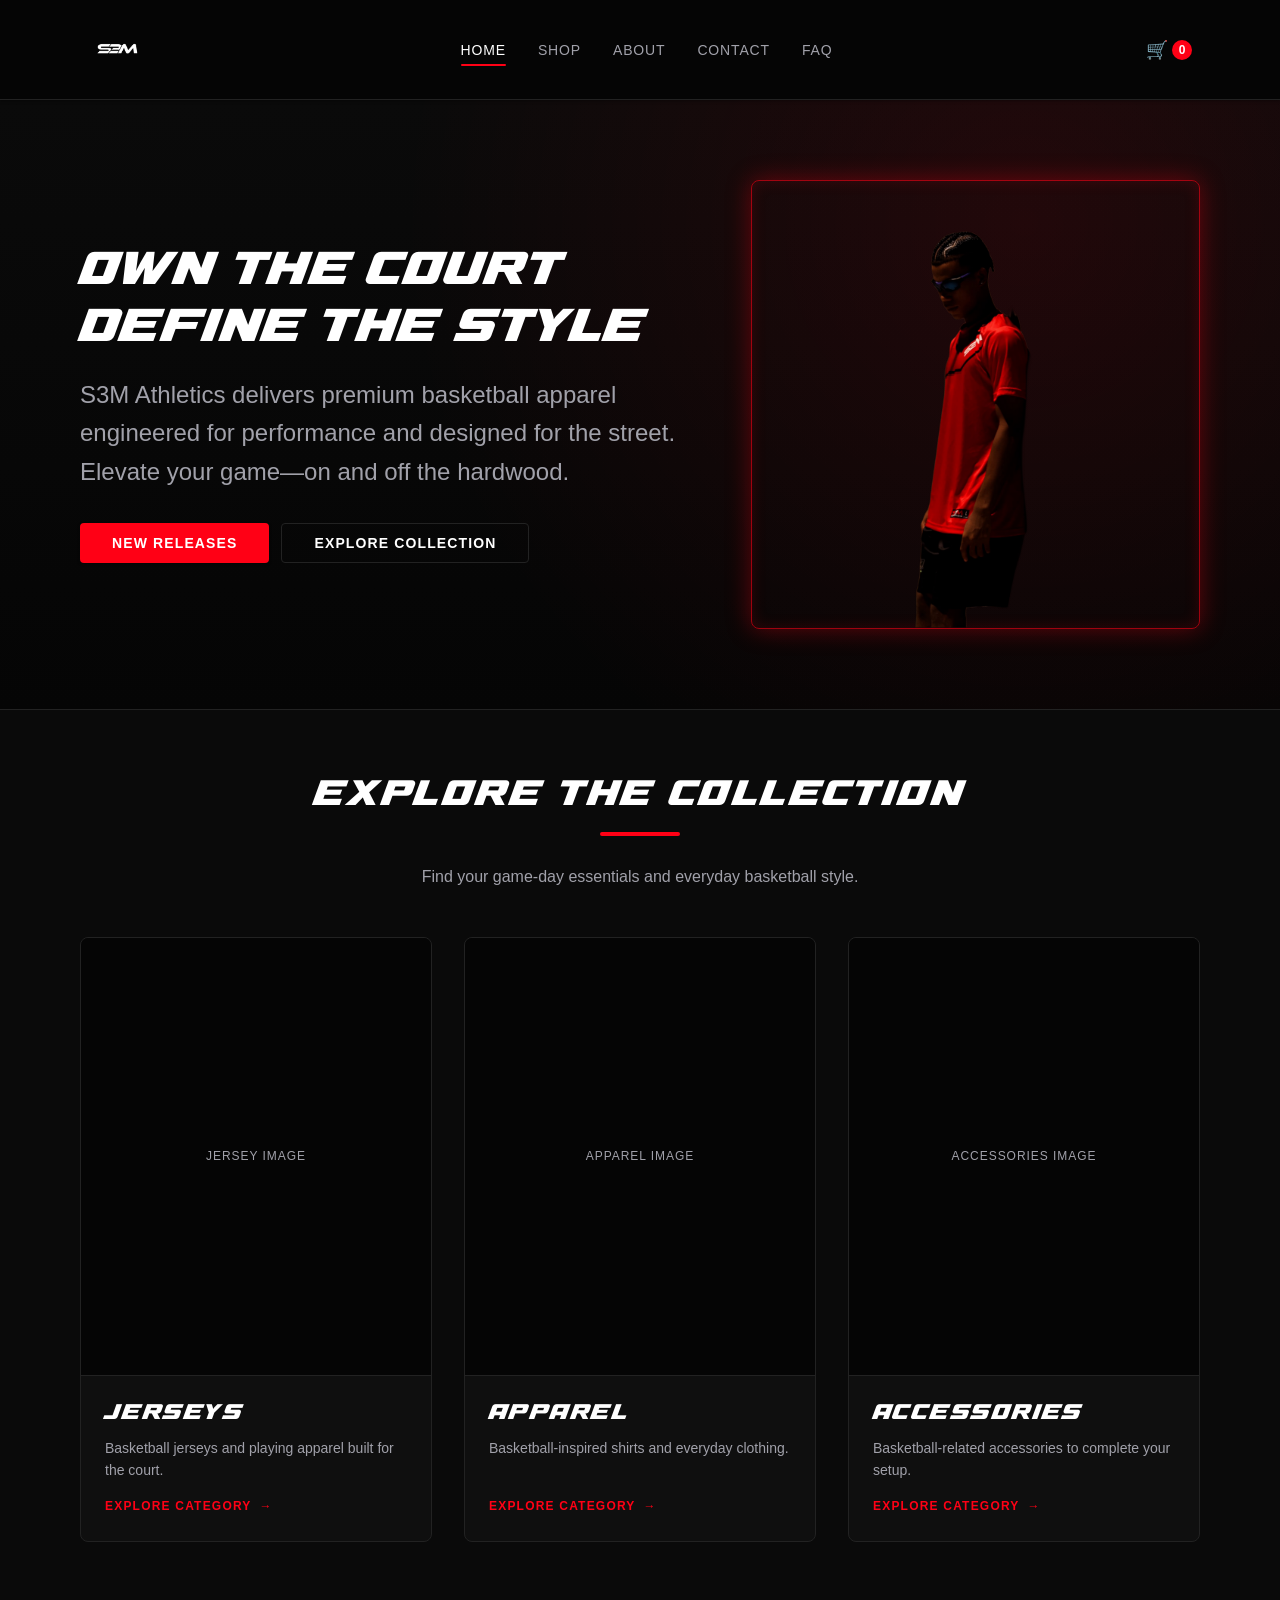
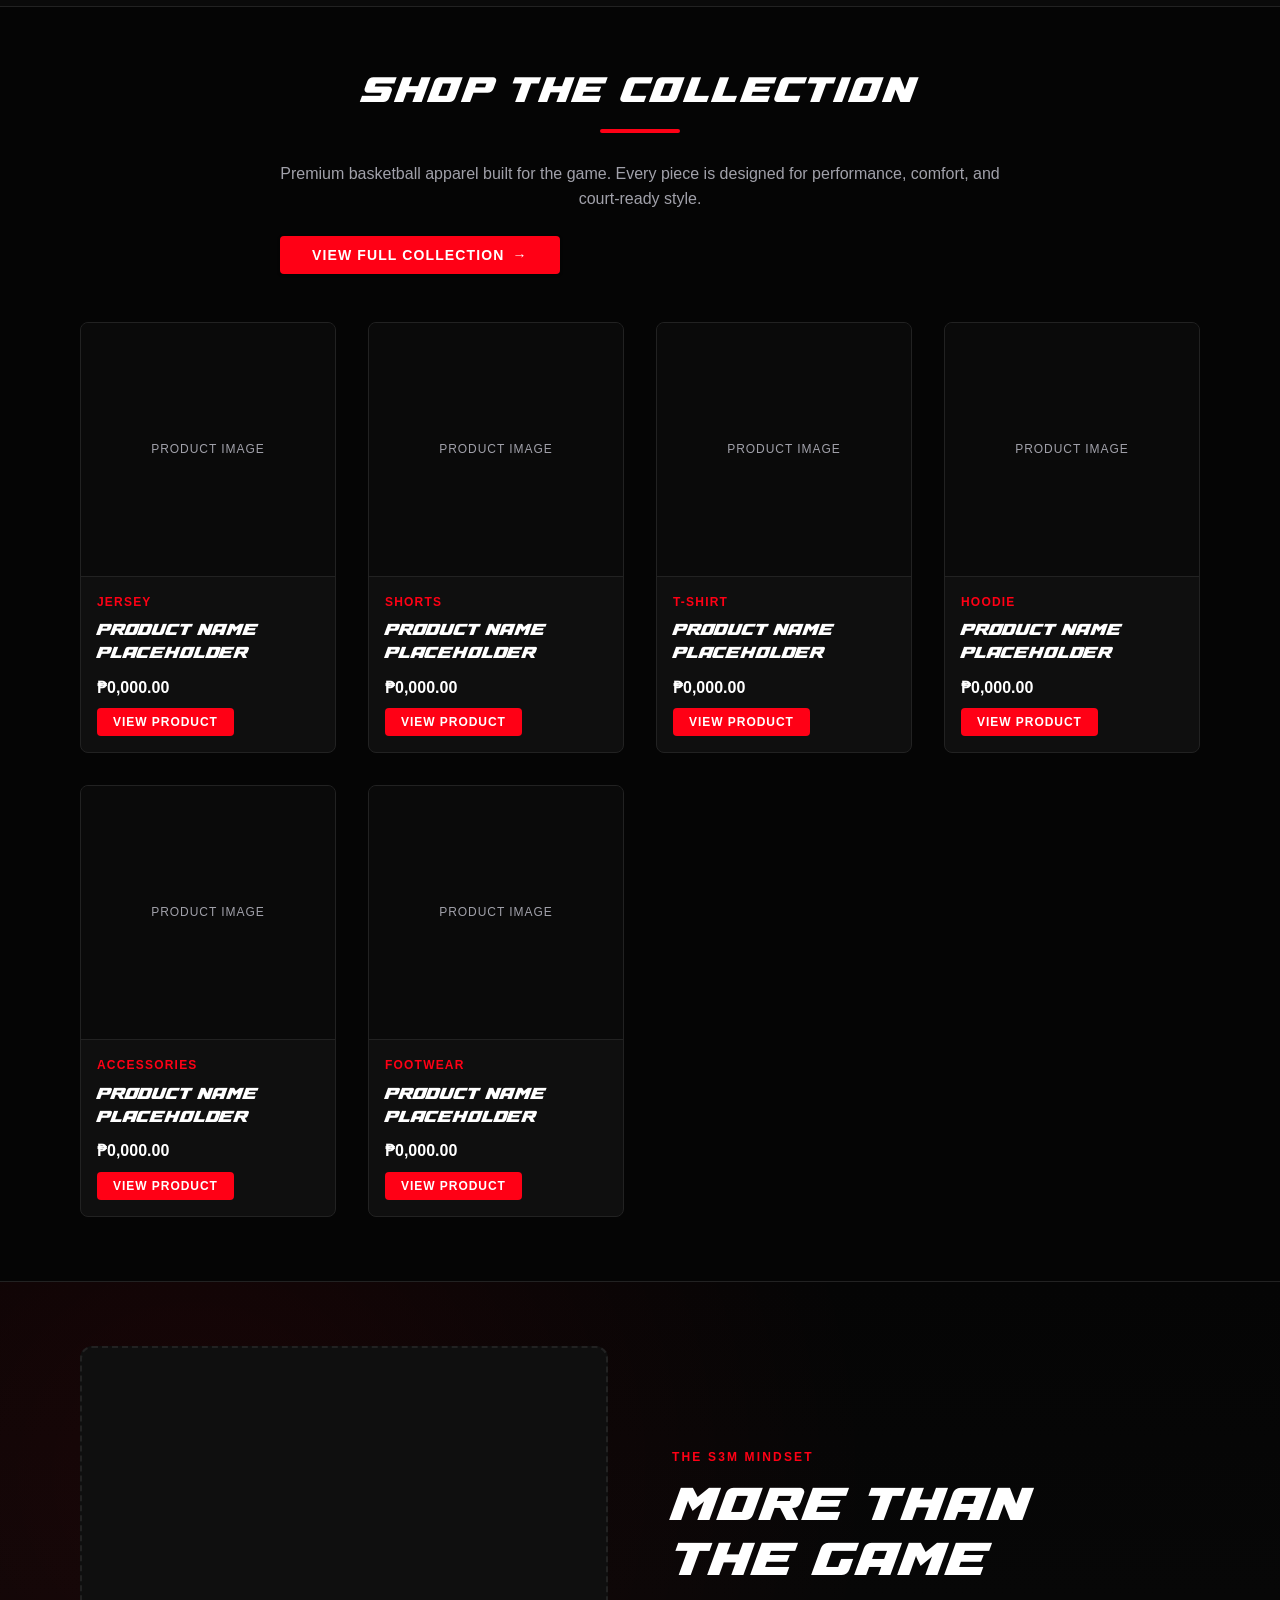
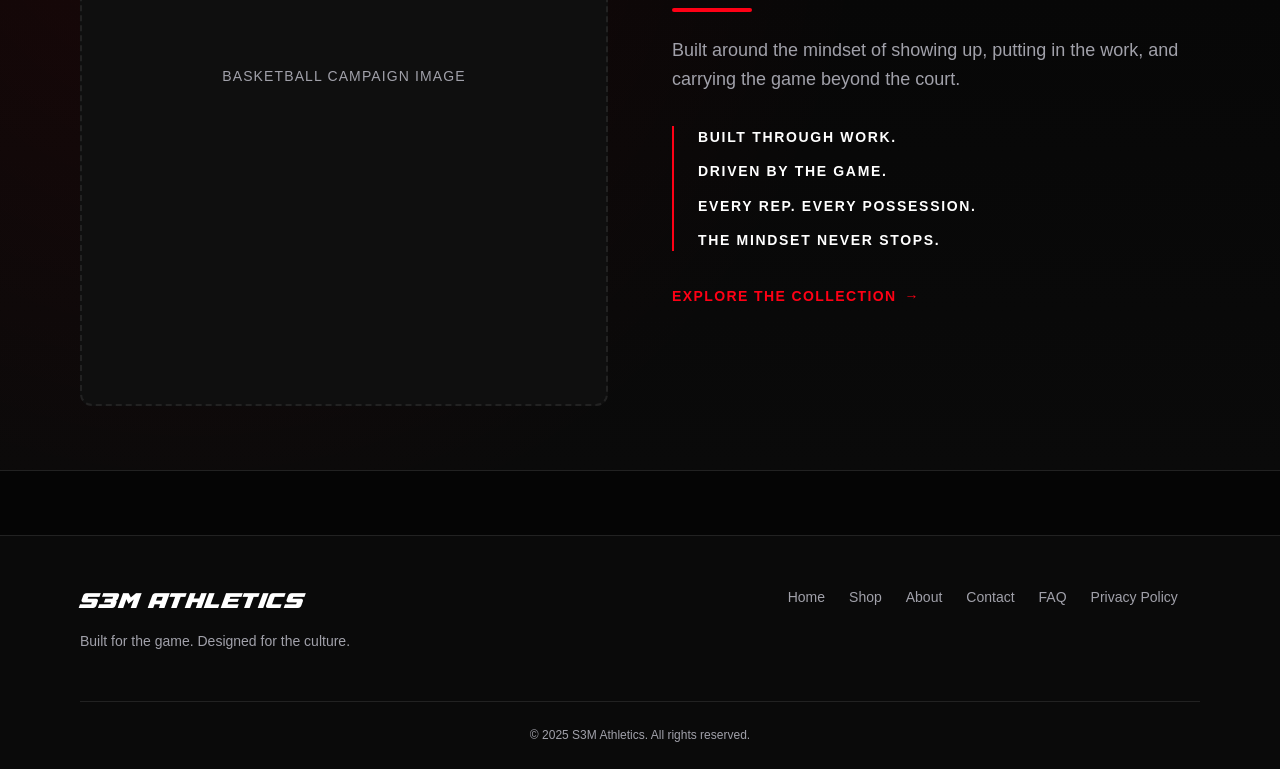
<file: index.html>
<!DOCTYPE html>
<html lang="en">
<head>
  <meta charset="UTF-8">
  <meta name="viewport" content="width=device-width, initial-scale=1.0">
  <meta name="description" content="S3M Athletics — premium basketball apparel. Built for the court and the street.">
  <title>S3M Athletics | Basketball Apparel</title>
  <link rel="stylesheet" href="css/style.css">
  <link rel="icon" type="image/x-icon" href="images/favicon.ico">
  <script src="js/cart-badge.js" defer></script>
</head>
<body>
  <!-- ========== HEADER / NAVIGATION ========== -->
  <header class="site-header">
    <div class="container header-inner">
      <a href="#home" class="brand" aria-label="S3M Athletics home">
        <img src="images/logos3m.jpg" alt="S3M Athletics" class="brand-logo">
      </a>

      <nav class="primary-nav" aria-label="Main navigation">
        <ul class="nav-list">
          <li><a href="#home" class="nav-link active">Home</a></li>
          <li><a href="#shop" class="nav-link">Shop</a></li>
          <li><a href="#about" class="nav-link">About</a></li>
          <li><a href="pages/contact.html#contact" class="nav-link">Contact</a></li>
          <li><a href="pages/faq.html#faq" class="nav-link">FAQ</a></li>
        </ul>
      </nav>

    <a href="pages/cart.html" class="cart-link" aria-label="View Shopping Cart" style="text-decoration: none; color: inherit;">
  <div class="cart-indicator" aria-label="Shopping cart">
    <span class="cart-icon" aria-hidden="true">🛒</span>
    <span class="cart-count">0</span>
  </div>
</a>
  </header>

  <!-- ========== MAIN CONTENT ========== -->
  <main id="home">
    <!-- HERO SECTION -->
    <section class="hero" aria-labelledby="hero-heading">
      <div class="container hero-grid">
        <div class="hero-content">
          <h1 id="hero-heading" class="hero-headline">
            Own the court.<br>Define the style.
          </h1>
          <p class="hero-description">
            S3M Athletics delivers premium basketball apparel engineered for performance and designed for the street. Elevate your game—on and off the hardwood.
          </p>

          <!-- Hero CTAs -->
          <div class="hero-actions">
            <a href="pages/shop.html#products" class="btn btn-primary">New Releases</a>
            <a href="#shop" class="btn btn-ghost">Explore Collection</a>
          </div>
        </div>

        <div class="hero-image-wrapper">
          <img src="images/campaign-hero.png" alt="S3M Athletics Campaign" class="hero-campaign-img">
        </div>
      </div>
    </section>

    <!-- FEATURED CATEGORIES SECTION -->
    <section id="categories" class="categories" aria-labelledby="categories-heading">
      <div class="container">
        <div class="categories-header">
          <h2 id="categories-heading" class="categories-heading">
            EXPLORE THE COLLECTION
            <span class="categories-heading-accent" aria-hidden="true"></span>
          </h2>
          <p class="categories-description">
            Find your game-day essentials and everyday basketball style.
          </p>
        </div>

        <div class="category-grid">
          <article class="category-card">
            <div class="category-image-placeholder" aria-hidden="true"><span>Jersey Image</span></div>
            <div class="category-info">
              <h3 class="category-name">JERSEYS</h3>
              <p class="category-description">Basketball jerseys and playing apparel built for the court.</p>
              <span class="category-link" aria-hidden="true">EXPLORE CATEGORY <span aria-hidden="true">→</span></span>
            </div>
          </article>

          <article class="category-card">
            <div class="category-image-placeholder" aria-hidden="true"><span>Apparel Image</span></div>
            <div class="category-info">
              <h3 class="category-name">APPAREL</h3>
              <p class="category-description">Basketball-inspired shirts and everyday clothing.</p>
              <span class="category-link" aria-hidden="true">EXPLORE CATEGORY <span aria-hidden="true">→</span></span>
            </div>
          </article>

          <article class="category-card">
            <div class="category-image-placeholder" aria-hidden="true"><span>Accessories Image</span></div>
            <div class="category-info">
              <h3 class="category-name">ACCESSORIES</h3>
              <p class="category-description">Basketball-related accessories to complete your setup.</p>
              <span class="category-link" aria-hidden="true">EXPLORE CATEGORY <span aria-hidden="true">→</span></span>
            </div>
          </article>
        </div>
      </div>
    </section>

    <!-- SHOP SECTION -->
    <section id="shop" class="shop" aria-labelledby="shop-heading">
      <div class="container">
        <div class="shop-header">
          <h2 id="shop-heading" class="shop-heading">
            SHOP THE COLLECTION
            <span class="shop-heading-accent" aria-hidden="true"></span>
          </h2>
          <p class="shop-description">
            Premium basketball apparel built for the game. Every piece is designed for performance, comfort, and court-ready style.
          </p>
          <div class="shop-view-all-wrapper">
            <a href="pages/shop.html#products" class="btn btn-primary shop-view-all-btn">
              View Full Collection <span aria-hidden="true">→</span>
            </a>
          </div>
        </div>

 <div class="product-grid">
  
  <article class="product-card">
    <a href="pages/product.html?id=s3m-jersey-01" style="text-decoration: none; color: inherit; display: block; height: 100%;">
      <div class="product-image-placeholder" aria-hidden="true"><span>Product Image</span></div>
      <div class="product-info">
        <span class="product-label">Jersey</span>
        <h3 class="product-name">Product Name Placeholder</h3>
        <p class="product-price">₱0,000.00</p>
        <span class="product-detail-link">View Product</span>
      </div>
    </a>
  </article>

  <article class="product-card">
    <a href="pages/product.html?id=s3m-shorts-01" style="text-decoration: none; color: inherit; display: block; height: 100%;">
      <div class="product-image-placeholder" aria-hidden="true"><span>Product Image</span></div>
      <div class="product-info">
        <span class="product-label">Shorts</span>
        <h3 class="product-name">Product Name Placeholder</h3>
        <p class="product-price">₱0,000.00</p>
        <span class="product-detail-link">View Product</span>
      </div>
    </a>
  </article>

  <article class="product-card">
    <a href="pages/product.html?id=s3m-tshirt-01" style="text-decoration: none; color: inherit; display: block; height: 100%;">
      <div class="product-image-placeholder" aria-hidden="true"><span>Product Image</span></div>
      <div class="product-info">
        <span class="product-label">T-Shirt</span>
        <h3 class="product-name">Product Name Placeholder</h3>
        <p class="product-price">₱0,000.00</p>
        <span class="product-detail-link">View Product</span>
      </div>
    </a>
  </article>

  <article class="product-card">
    <a href="pages/product.html?id=s3m-hoodie-01" style="text-decoration: none; color: inherit; display: block; height: 100%;">
      <div class="product-image-placeholder" aria-hidden="true"><span>Product Image</span></div>
      <div class="product-info">
        <span class="product-label">Hoodie</span>
        <h3 class="product-name">Product Name Placeholder</h3>
        <p class="product-price">₱0,000.00</p>
        <span class="product-detail-link">View Product</span>
      </div>
    </a>
  </article>

  <article class="product-card">
    <a href="pages/product.html?id=s3m-accessory-01" style="text-decoration: none; color: inherit; display: block; height: 100%;">
      <div class="product-image-placeholder" aria-hidden="true"><span>Product Image</span></div>
      <div class="product-info">
        <span class="product-label">Accessories</span>
        <h3 class="product-name">Product Name Placeholder</h3>
        <p class="product-price">₱0,000.00</p>
        <span class="product-detail-link">View Product</span>
      </div>
    </a>
  </article>

  <article class="product-card">
    <a href="pages/product.html?id=s3m-footwear-01" style="text-decoration: none; color: inherit; display: block; height: 100%;">
      <div class="product-image-placeholder" aria-hidden="true"><span>Product Image</span></div>
      <div class="product-info">
        <span class="product-label">Footwear</span>
        <h3 class="product-name">Product Name Placeholder</h3>
        <p class="product-price">₱0,000.00</p>
        <span class="product-detail-link">View Product</span>
      </div>
    </a>
  </article>

</div>
      </div>
    </section>

    <!-- BRAND MINDSET SECTION -->
    <section id="about" class="mindset" aria-labelledby="mindset-heading">
      <div class="container mindset-grid">
        <div class="mindset-image-placeholder" aria-hidden="true">
          <span>Basketball Campaign Image</span>
        </div>

        <div class="mindset-content">
          <span class="mindset-eyebrow">THE S3M MINDSET</span>

          <h2 id="mindset-heading" class="mindset-heading">
            MORE THAN<br>THE GAME.
            <span class="mindset-heading-accent" aria-hidden="true"></span>
          </h2>

          <p class="mindset-description">
            Built around the mindset of showing up, putting in the work, and carrying the game beyond the court.
          </p>

          <ul class="mindset-list">
            <li class="mindset-item">BUILT THROUGH WORK.</li>
            <li class="mindset-item">DRIVEN BY THE GAME.</li>
            <li class="mindset-item">EVERY REP. EVERY POSSESSION.</li>
            <li class="mindset-item">THE MINDSET NEVER STOPS.</li>
          </ul>

          <a href="#shop" class="mindset-link">EXPLORE THE COLLECTION <span aria-hidden="true">→</span></a>
        </div>
      </div>
    </section>
  </main>

  <!-- ========== FOOTER ========== -->
  <footer class="site-footer">
    <div class="container footer-grid">
      <div class="footer-brand">
        <span class="footer-brand-name">S3M Athletics</span>
        <p class="footer-tagline">Built for the game. Designed for the culture.</p>
      </div>

      <nav class="footer-nav" aria-label="Footer navigation">
        <ul class="footer-nav-list">
          <li><a href="#home" class="footer-link">Home</a></li>
          <li><a href="#shop" class="footer-link">Shop</a></li>
          <li><a href="#about" class="footer-link">About</a></li>
          <li><a href="pages/contact.html#contact" class="footer-link">Contact</a></li>
          <li><a href="pages/faq.html#faq" class="footer-link">FAQ</a></li>
          <li><a href="#privacy" class="footer-link">Privacy Policy</a></li>
        </ul>
      </nav>

      <div class="footer-copyright">
        <p>&copy; 2025 S3M Athletics. All rights reserved.</p>
      </div>
    </div>
  </footer>
</body>
</html>
</file>
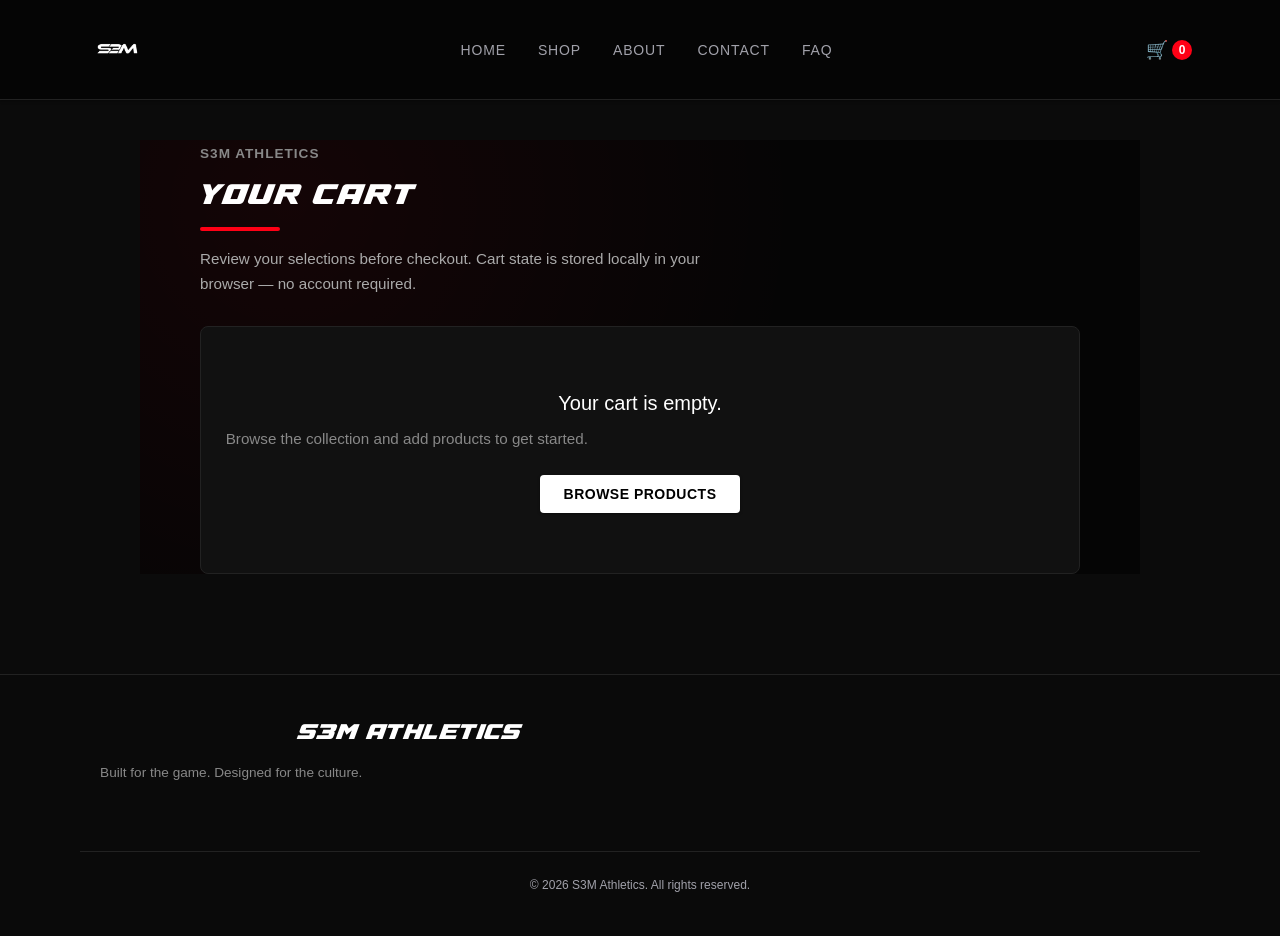
<file: pages/cart.html>
<!DOCTYPE html>
<html lang="en">
<head>
  <meta charset="UTF-8">
  <meta name="viewport" content="width=device-width, initial-scale=1.0">
  <meta name="description" content="S3M Athletics — your cart. Review selections before checkout.">
  <title>Cart | S3M Athletics</title>
  <link rel="stylesheet" href="../css/style.css">
   <link rel="icon" type="image/x-icon" href="../images/favicon.ico">
  <script src="../js/cart-badge.js" defer></script>
  <script src="../js/products.js" defer></script>
</head>
<body class="cart-page" style="background-color: #0b0b0b; color: #f5f5f5;">
  <!-- ========== HEADER / NAVIGATION ========== -->
  <header class="site-header">
    <div class="container header-inner">
      <a href="../index.html#home" class="brand" aria-label="S3M Athletics home">
        <img src="../images/logos3m.jpg" alt="S3M Athletics" class="brand-logo">
      </a>

      <nav class="primary-nav" aria-label="Main navigation">
        <ul class="nav-list">
          <li><a href="../index.html#home" class="nav-link">Home</a></li>
          <li><a href="shop.html#products" class="nav-link">Shop</a></li>
          <li><a href="../index.html#about" class="nav-link">About</a></li>
          <li><a href="contact.html#contact" class="nav-link">Contact</a></li>
          <li><a href="faq.html#faq" class="nav-link">FAQ</a></li>
        </ul>
      </nav>

      <a href="cart.html" class="cart-indicator" aria-label="Shopping cart" style="text-decoration: none; color: inherit;">
        <span class="cart-icon" aria-hidden="true">🛒</span>
        <span class="cart-count" id="cart-count">0</span>
      </a>
    </div>
  </header>

  <!-- ========== MAIN CONTENT ========== -->
  <main>
    <section class="cart-section" aria-labelledby="cart-heading" style="max-width: 1000px; margin: 40px auto; padding: 0 20px;">
      <div class="container">
        <div class="cart-header" style="margin-bottom: 30px;">
          <span class="cart-eyebrow" style="color: #888; font-size: 0.85rem; text-transform: uppercase; letter-spacing: 1px;">S3M ATHLETICS</span>
          <h1 id="cart-heading" class="cart-heading" style="font-size: 2rem; margin-top: 5px; text-transform: uppercase; letter-spacing: 1px;">
            YOUR CART.
            <span class="cart-heading-accent" aria-hidden="true"></span>
          </h1>
          <p class="cart-description" style="color: #aaa; font-size: 0.95rem; margin-top: 8px;">
            Review your selections before checkout. Cart state is stored locally in your browser — no account required.
          </p>
        </div>

        <!-- Empty state (Controlled by JS) -->
        <div class="cart-empty" id="cart-empty" style="display: none; text-align: center; padding: 60px 20px; background: #111; border: 1px solid #222; border-radius: 8px;">
          <p class="cart-empty-title" style="font-size: 1.25rem; font-weight: 500; color: #fff; margin-bottom: 8px;">Your cart is empty.</p>
          <p class="cart-empty-copy" style="color: #888; margin-bottom: 24px; font-size: 0.95rem;">Browse the collection and add products to get started.</p>
          <a href="shop.html#products" class="btn btn-primary" style="display: inline-block; padding: 12px 24px; background: #fff; color: #000; text-decoration: none; font-weight: bold; border-radius: 4px; text-transform: uppercase; letter-spacing: 0.5px;">Browse Products</a>
        </div>

        <!-- Cart contents (Controlled by JS) -->
        <div class="cart-layout" id="cart-layout" style="display: none; display: grid; grid-template-columns: 1.2fr 0.8fr; gap: 40px;">

          <!-- Items list -->
          <div class="cart-items-wrap">
            <h2 class="cart-items-heading" style="font-size: 1.1rem; margin-bottom: 16px; color: #aaa; text-transform: uppercase; letter-spacing: 0.5px;">Items</h2>
            <ul class="cart-items" id="cart-items" style="list-style: none; padding: 0; margin: 0; display: flex; flex-direction: column; gap: 12px;"><!-- populated by JS --></ul>
          </div>

          <!-- Summary panel -->
          <aside class="cart-summary" aria-labelledby="cart-summary-heading" style="background-color: #111; border: 1px solid #222; border-radius: 6px; padding: 24px; height: fit-content;">
            <h2 id="cart-summary-heading" class="cart-summary-heading" style="font-size: 1.1rem; margin-bottom: 16px; border-bottom: 1px solid #222; padding-bottom: 10px; text-transform: uppercase; letter-spacing: 0.5px; color: #aaa;">Order Summary</h2>

            <dl class="cart-summary-list" style="display: flex; flex-direction: column; gap: 12px; margin-bottom: 20px;">
              <div class="cart-summary-row" style="display: flex; justify-content: space-between; font-size: 0.95rem; color: #ccc;">
                <dt>Items</dt>
                <dd id="cart-summary-count" style="margin: 0; font-weight: 500; color: #fff;">0</dd>
              </div>
              <div class="cart-summary-row" style="display: flex; justify-content: space-between; font-size: 0.95rem; color: #ccc;">
                <dt>Subtotal</dt>
                <dd id="cart-summary-subtotal" style="margin: 0; font-weight: 500; color: #fff;">₱0.00</dd>
              </div>
              <div class="cart-summary-row" style="display: flex; justify-content: space-between; font-size: 0.95rem; color: #ccc;">
                <dt>Shipping</dt>
                <dd style="margin: 0; color: #888;">Calculated at checkout</dd>
              </div>
              <div class="cart-summary-row cart-summary-row-total" style="display: flex; justify-content: space-between; font-size: 1.1rem; font-weight: bold; color: #fff; border-top: 1px solid #222; padding-top: 12px; margin-top: 4px;">
                <dt>Total</dt>
                <dd id="cart-total" style="margin: 0;">₱0.00</dd>
              </div>
            </dl>

            <div style="margin-top: 24px; text-align: right; border-top: 1px solid #222; padding-top: 20px;">
              <a href="checkout.html" style="display: block; text-align: center; padding: 14px 28px; background: #fff; color: #000; text-decoration: none; border-radius: 4px; font-weight: bold; text-transform: uppercase; letter-spacing: 1px;">
                Proceed to Checkout
              </a>
            </div>

            <button type="button" class="cart-clear-btn" id="cart-clear" style="width: 100%; margin-top: 12px; padding: 10px; background: transparent; color: #888; border: 1px solid #333; border-radius: 4px; cursor: pointer; font-size: 0.85rem; text-transform: uppercase; letter-spacing: 0.5px;">
              Clear Cart
            </button>
          </aside>
        </div>

      </div>
    </section>
  </main>

  <!-- ========== FOOTER ========== -->
  <footer class="site-footer" style="text-align: center; padding: 40px 0; margin-top: 60px; border-top: 1px solid #222; color: #666; font-size: 0.9rem;">
    <div class="container footer-grid">
      <div class="footer-brand">
        <span class="footer-brand-name" style="color: #fff; font-weight: bold;">S3M Athletics</span>
        <p class="footer-tagline" style="color: #888; font-size: 0.85rem; margin-top: 4px;">Built for the game. Designed for the culture.</p>
      </div>
      <div class="footer-copyright" style="margin-top: 20px;">
        <p>&copy; 2026 S3M Athletics. All rights reserved.</p>
      </div>
    </div>
  </footer>

  <!-- Cart Logic Script -->
  <script>
    document.addEventListener('DOMContentLoaded', () => {
      const cart = JSON.parse(localStorage.getItem('s3m_cart')) || [];
      const cartEmptyEl = document.getElementById('cart-empty');
      const cartLayoutEl = document.getElementById('cart-layout');
      const cartItemsContainer = document.getElementById('cart-items');
      const summaryCount = document.getElementById('cart-summary-count');
      const summarySubtotal = document.getElementById('cart-summary-subtotal');
      const cartTotal = document.getElementById('cart-total');
      const clearBtn = document.getElementById('cart-clear');

      function renderCart() {
        const currentCart = JSON.parse(localStorage.getItem('s3m_cart')) || [];

        if (currentCart.length === 0) {
          cartEmptyEl.style.display = 'block';
          cartLayoutEl.style.display = 'none';
          return;
        }

        cartEmptyEl.style.display = 'none';
        cartLayoutEl.style.display = 'grid';

        let html = '';
        let total = 0;
        let count = 0;

        currentCart.forEach((item, index) => {
          const itemTotal = item.price * item.quantity;
          total += itemTotal;
          count += item.quantity;
          
          html += `
            <li class="cart-item" style="display: flex; justify-content: space-between; align-items: center; background: #121212; border: 1px solid #222; padding: 14px 16px; border-radius: 4px;">
              <div>
                <p style="font-weight: 500; color: #fff; margin: 0;">${item.name}</p>
                <p style="color: #888; font-size: 0.85rem; margin: 4px 0 0 0;">Qty: ${item.quantity} ${item.size ? `| Size: ${item.size}` : ''}</p>
              </div>
              <span style="font-weight: 500; color: #fff;">₱${itemTotal.toLocaleString()}</span>
            </li>
          `;
        });

        cartItemsContainer.innerHTML = html;
        if (summaryCount) summaryCount.textContent = count;
        if (summarySubtotal) summarySubtotal.textContent = `₱${total.toLocaleString()}`;
        if (cartTotal) cartTotal.textContent = `₱${total.toLocaleString()}`;
      }

      // Clear Cart Functionality
      if (clearBtn) {
        clearBtn.addEventListener('click', () => {
          localStorage.removeItem('s3m_cart');
          renderCart();
          // Trigger custom event if cart-badge listener needs update
          window.dispatchEvent(new Event('storage'));
        });
      }

      renderCart();
    });
  </script>
</body>
</html>
</file>
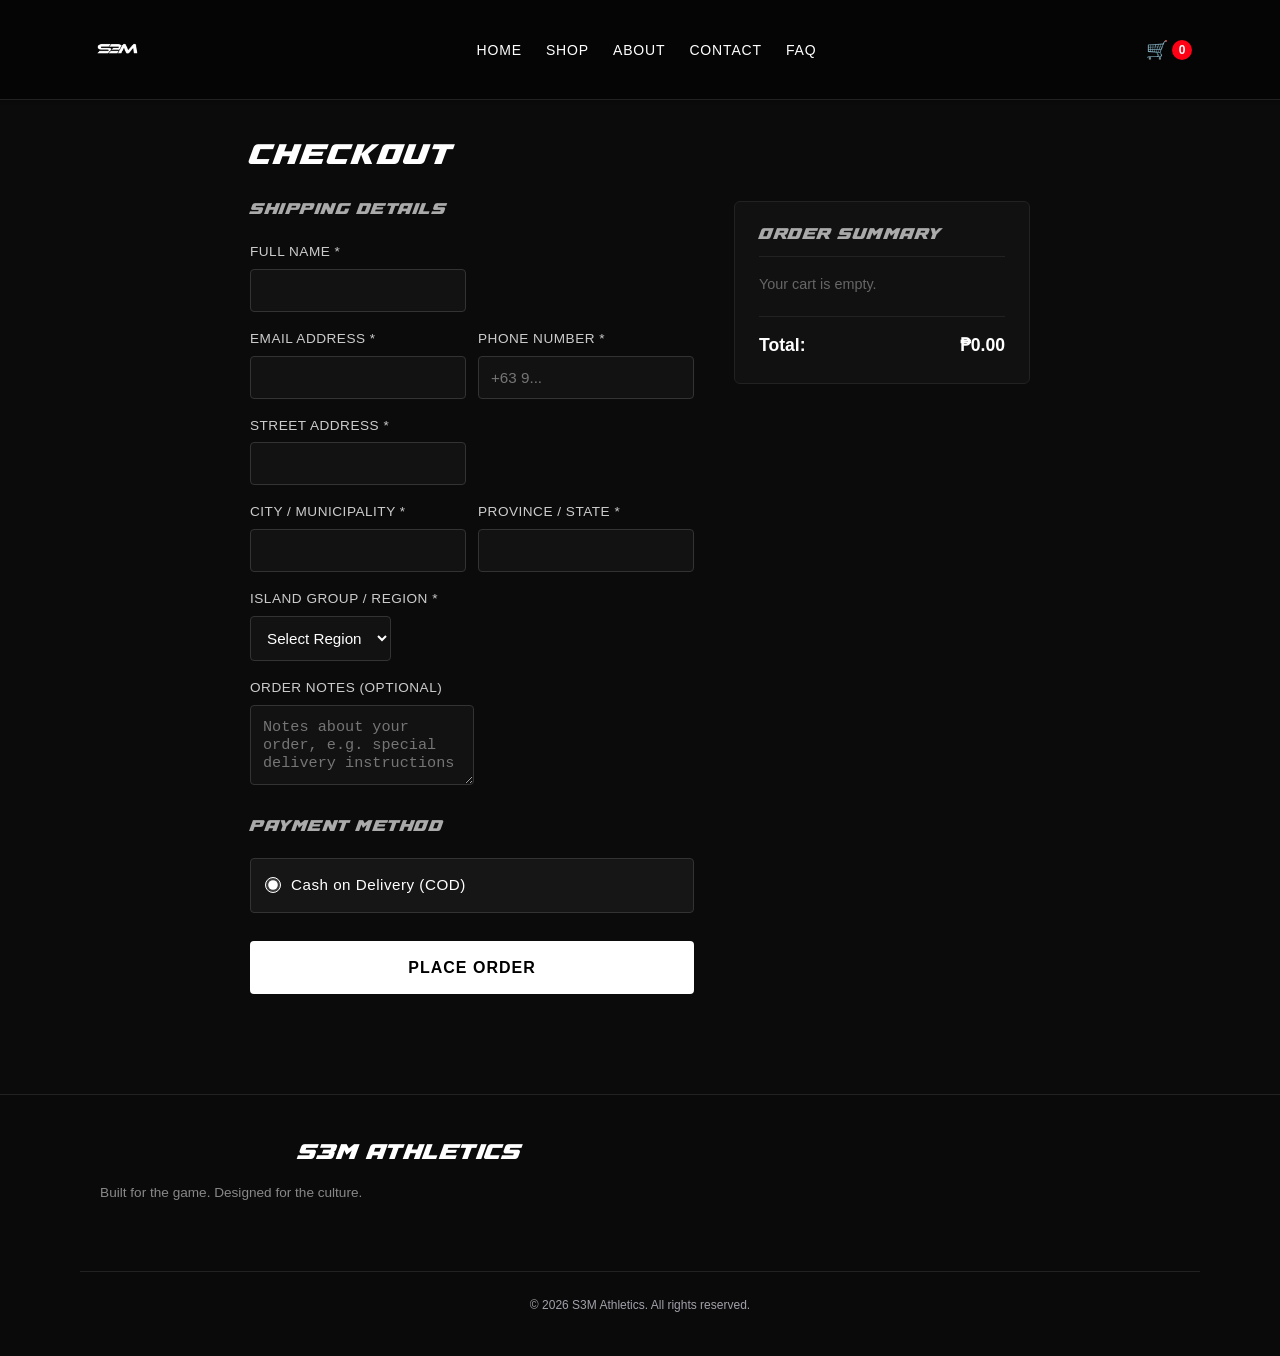
<file: pages/checkout.html>
<!DOCTYPE html>
<html lang="en">
<head>
  <meta charset="UTF-8">
  <meta name="viewport" content="width=device-width, initial-scale=1.0">
  <meta name="description" content="Checkout — S3M Athletics">
  <title>Checkout | S3M Athletics</title>
  <link rel="stylesheet" href="../css/style.css">
   <link rel="icon" type="image/x-icon" href="../images/favicon.ico">
  <script src="../js/cart-badge.js" defer></script>
  <style>
    /* Dark Theme Overrides for Checkout Form & Summary */
    .checkout-main { color: #f5f5f5; }
    .checkout-main input, 
    .checkout-main select, 
    .checkout-main textarea {
      background-color: #121212 !important;
      color: #fff !important;
      border: 1px solid #333 !important;
      border-radius: 4px;
      padding: 12px;
      font-size: 0.95rem;
    }
    .checkout-main input:focus, 
    .checkout-main select:focus, 
    .checkout-main textarea:focus {
      outline: none;
      border-color: #fff !important;
    }
    .checkout-main label {
      color: #ccc;
      font-size: 0.85rem;
      text-transform: uppercase;
      letter-spacing: 0.5px;
    }
    .summary-card {
      background-color: #111 !important;
      border: 1px solid #222 !important;
      border-radius: 6px;
      padding: 24px;
    }
    .payment-box {
      background-color: #161616 !important;
      border: 1px solid #333 !important;
      border-radius: 4px;
      padding: 14px;
      display: flex;
      align-items: center;
      gap: 10px;
    }
    .btn-place-order {
      background: #fff !important;
      color: #000 !important;
      transition: background 0.2s;
    }
    .btn-place-order:hover {
      background: #e0e0e0 !important;
    }
  </style>
</head>
<body style="background-color: #0b0b0b; color: #f5f5f5;">

  <!-- ========== HEADER / NAVIGATION ========== -->
  <header class="site-header">
    <div class="container header-inner">
      <a href="../index.html#home" class="brand" aria-label="S3M Athletics home">
        <img src="../images/logos3m.jpg" alt="S3M Athletics" class="brand-logo">
      </a>

      <nav class="primary-nav" aria-label="Main navigation">
        <ul class="nav-list" style="list-style: none; display: flex; gap: 24px; margin: 0; padding: 0;">
          <li><a href="../index.html#home" class="nav-link" style="color: #fff; text-decoration: none;">Home</a></li>
          <li><a href="shop.html#products" class="nav-link" style="color: #fff; text-decoration: none;">Shop</a></li>
          <li><a href="../index.html#about" class="nav-link" style="color: #fff; text-decoration: none;">About</a></li>
          <li><a href="contact.html#contact" class="nav-link" style="color: #fff; text-decoration: none;">Contact</a></li>
          <li><a href="faq.html#faq" class="nav-link" style="color: #fff; text-decoration: none;">FAQ</a></li>
        </ul>
      </nav>

      <a href="cart.html" class="cart-indicator" aria-label="Shopping cart" style="text-decoration: none; color: inherit;">
        <span class="cart-icon" aria-hidden="true">🛒</span>
        <span class="cart-count" id="cart-count">0</span>
      </a>
    </div>
  </header>

  <!-- Main Checkout Section -->
  <main class="checkout-main" style="max-width: 1000px; margin: 40px auto; padding: 0 20px;">
    <h1 style="font-size: 2rem; margin-bottom: 24px; text-transform: uppercase; letter-spacing: 1px;">Checkout</h1>

    <div class="checkout-grid" style="display: grid; grid-template-columns: 1.2fr 0.8fr; gap: 40px;">
      
      <!-- Checkout Form -->
      <form id="checkout-form" style="display: flex; flex-direction: column; gap: 16px;">
        <h2 style="font-size: 1.1rem; margin-bottom: 4px; color: #aaa; text-transform: uppercase; letter-spacing: 0.5px;">Shipping Details</h2>
        
        <div>
          <label for="fullname" style="display: block; margin-bottom: 6px;">Full Name *</label>
          <input type="text" id="fullname" required>
        </div>

        <div style="display: grid; grid-template-columns: 1fr 1fr; gap: 12px;">
          <div>
            <label for="email" style="display: block; margin-bottom: 6px;">Email Address *</label>
            <input type="email" id="email" required>
          </div>
          <div>
            <label for="phone" style="display: block; margin-bottom: 6px;">Phone Number *</label>
            <input type="tel" id="phone" placeholder="+63 9..." required>
          </div>
        </div>

        <div>
          <label for="address" style="display: block; margin-bottom: 6px;">Street Address *</label>
          <input type="text" id="address" required>
        </div>

        <div style="display: grid; grid-template-columns: 1fr 1fr; gap: 12px;">
          <div>
            <label for="city" style="display: block; margin-bottom: 6px;">City / Municipality *</label>
            <input type="text" id="city" required>
          </div>
          <div>
            <label for="province" style="display: block; margin-bottom: 6px;">Province / State *</label>
            <input type="text" id="province" required>
          </div>
        </div>

        <div>
          <label for="region" style="display: block; margin-bottom: 6px;">Island Group / Region *</label>
          <select id="region" required>
            <option value="" style="background: #121212; color: #888;">Select Region</option>
            <option value="Metro Manila" style="background: #121212; color: #fff;">Metro Manila</option>
            <option value="Luzon" style="background: #121212; color: #fff;">Luzon</option>
            <option value="Visayas" style="background: #121212; color: #fff;">Visayas</option>
            <option value="Mindanao" style="background: #121212; color: #fff;">Mindanao</option>
          </select>
        </div>

        <div>
          <label for="notes" style="display: block; margin-bottom: 6px;">Order Notes (Optional)</label>
          <textarea id="notes" rows="3" placeholder="Notes about your order, e.g. special delivery instructions"></textarea>
        </div>

        <h2 style="font-size: 1.1rem; margin-top: 10px; margin-bottom: 4px; color: #aaa; text-transform: uppercase; letter-spacing: 0.5px;">Payment Method</h2>
        <div class="payment-box">
          <input type="radio" id="cod" name="payment" checked style="accent-color: #fff; width: 16px; height: 16px;">
          <label for="cod" style="font-weight: 500; color: #fff; cursor: pointer; text-transform: none; font-size: 0.95rem;">Cash on Delivery (COD)</label>
        </div>

        <button type="submit" class="btn-place-order" style="margin-top: 12px; padding: 14px; border: none; border-radius: 4px; font-size: 1rem; font-weight: bold; cursor: pointer; text-transform: uppercase; letter-spacing: 1px;">Place Order</button>
      </form>

      <!-- Order Summary Card -->
      <div class="summary-card" style="height: fit-content;">
        <h2 style="font-size: 1.1rem; margin-bottom: 16px; border-bottom: 1px solid #222; padding-bottom: 10px; text-transform: uppercase; letter-spacing: 0.5px; color: #aaa;">Order Summary</h2>
        <div id="checkout-items-list" style="display: flex; flex-direction: column; gap: 14px; margin-bottom: 20px; max-height: 280px; overflow-y: auto;">
          <!-- Dynamically populated via JS -->
        </div>
        <div style="border-top: 1px solid #222; padding-top: 14px; display: flex; justify-content: space-between; font-weight: bold; font-size: 1.1rem; color: #fff;">
          <span>Total:</span>
          <span id="checkout-total">₱0.00</span>
        </div>
      </div>

    </div>
  </main>

  <!-- Success Modal Overlay -->
  <div id="order-success-modal" style="display: none; position: fixed; inset: 0; background: rgba(0,0,0,0.8); align-items: center; justify-content: center; z-index: 1000;">
    <div style="background: #141414; border: 1px solid #333; padding: 40px; border-radius: 8px; max-width: 450px; width: 90%; text-align: center; color: #fff;">
      <h2 style="font-size: 1.75rem; margin-bottom: 12px; text-transform: uppercase; letter-spacing: 1px;">Order Placed!</h2>
      <p style="color: #aaa; margin-bottom: 24px; line-height: 1.5; font-size: 0.95rem;">Thank you, <span id="modal-name" style="color: #fff; font-weight: 500;"></span>! Your Cash on Delivery order for S3M Athletics has been received.</p>
      <button onclick="window.location.href='../index.html'" style="padding: 12px 28px; background: #fff; color: #000; border: none; border-radius: 4px; font-weight: bold; cursor: pointer; text-transform: uppercase; letter-spacing: 0.5px;">Return to Home</button>
    </div>
  </div>

  <!-- Footer -->
  <footer class="site-footer" style="text-align: center; padding: 40px 0; margin-top: 60px; border-top: 1px solid #222; color: #666; font-size: 0.9rem;">
    <div class="container footer-grid">
      <div class="footer-brand">
        <span class="footer-brand-name" style="color: #fff; font-weight: bold;">S3M Athletics</span>
        <p class="footer-tagline" style="color: #888; font-size: 0.85rem; margin-top: 4px;">Built for the game. Designed for the culture.</p>
      </div>
      <div class="footer-copyright" style="margin-top: 20px;">
        <p>&copy; 2026 S3M Athletics. All rights reserved.</p>
      </div>
    </div>
  </footer>

  <!-- Checkout Script -->
  <script>
    document.addEventListener('DOMContentLoaded', () => {
      const cart = JSON.parse(localStorage.getItem('s3m_cart')) || [];
      const itemsContainer = document.getElementById('checkout-items-list');
      const totalElement = document.getElementById('checkout-total');
      const form = document.getElementById('checkout-form');
      const modal = document.getElementById('order-success-modal');
      const modalName = document.getElementById('modal-name');

      if (!cart || cart.length === 0) {
        itemsContainer.innerHTML = '<p style="color: #666; font-size: 0.9rem; margin: 0;">Your cart is empty.</p>';
        totalElement.textContent = '₱0.00';
        return;
      }

      let html = '';
      let total = 0;

      cart.forEach(item => {
        const itemTotal = item.price * item.quantity;
        total += itemTotal;
        html += `
          <div style="display: flex; justify-content: space-between; font-size: 0.9rem; align-items: center; border-bottom: 1px solid #222; padding-bottom: 10px;">
            <div>
              <p style="font-weight: 500; margin: 0; color: #fff;">${item.name}</p>
              <p style="color: #888; font-size: 0.8rem; margin: 0;">Qty: ${item.quantity} ${item.size ? `| Size: ${item.size}` : ''}</p>
            </div>
            <span style="font-weight: 500; color: #fff;">₱${itemTotal.toLocaleString()}</span>
          </div>
        `;
      });

      itemsContainer.innerHTML = html;
      totalElement.textContent = `₱${total.toLocaleString()}`;

      form.addEventListener('submit', (e) => {
        e.preventDefault();
        const fullname = document.getElementById('fullname').value;
        
        localStorage.removeItem('s3m_cart');
        
        modalName.textContent = fullname;
        modal.style.display = 'flex';
      });
    });
  </script>

</body>
</html>
</file>
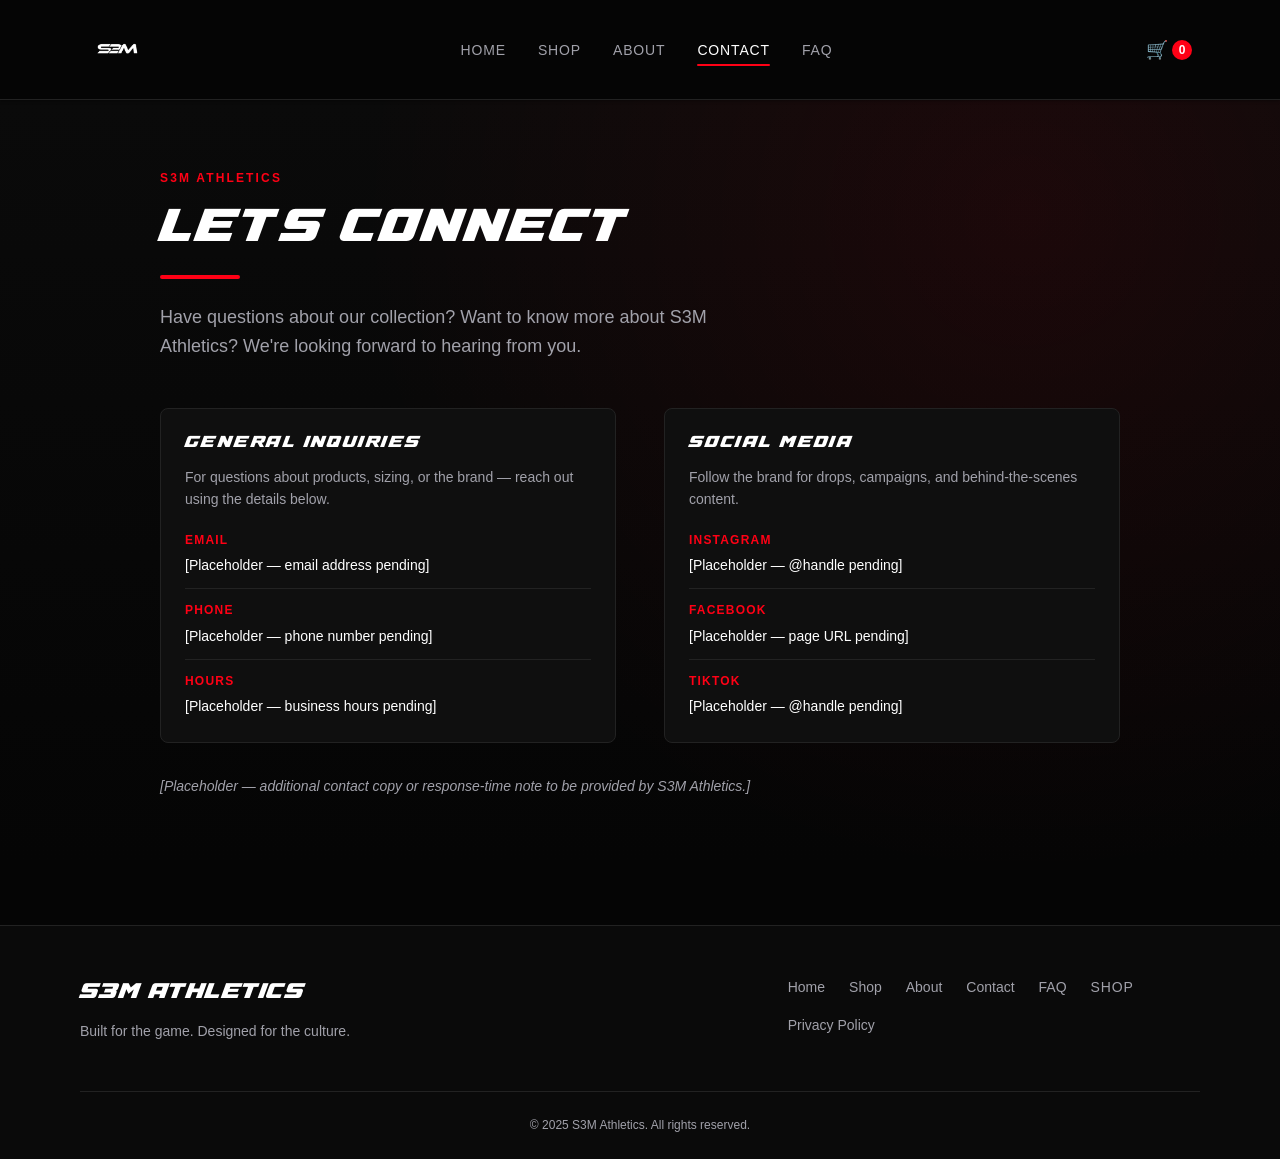
<file: pages/contact.html>
<!DOCTYPE html>
<html lang="en">
<head>
  <meta charset="UTF-8">
  <meta name="viewport" content="width=device-width, initial-scale=1.0">
  <meta name="description" content="Contact S3M Athletics — questions about the collection or the brand. Let's connect.">
  <title>Contact | S3M Athletics</title>
  <link rel="stylesheet" href="../css/style.css">
   <link rel="icon" type="image/x-icon" href="../images/favicon.ico">
  <script src="../js/cart-badge.js" defer></script>
</head>
<body class="contact-page">
  <header class="site-header">
    <div class="container header-inner">
      <a href="../index.html#home" class="brand" aria-label="S3M Athletics home">
        <img src="../images/logos3m.jpg" alt="S3M Athletics" class="brand-logo">
      </a>

      <nav class="primary-nav" aria-label="Main navigation">
        <ul class="nav-list">
          <li><a href="../index.html#home" class="nav-link">Home</a></li>
          <li><a href="../index.html#shop" class="nav-link">Shop</a></li>
          <li><a href="../index.html#about" class="nav-link">About</a></li>
          <li><a href="#contact" class="nav-link active">Contact</a></li>
          <li><a href="faq.html#faq" class="nav-link">FAQ</a></li>
        </ul>
      </nav>

     <a href="cart.html" class="cart-link" aria-label="View Shopping Cart" style="text-decoration: none; color: inherit;">
  <div class="cart-indicator" aria-label="Shopping cart">
    <span class="cart-icon" aria-hidden="true">🛒</span>
    <span class="cart-count">0</span>
  </div>
</a>
  </header>

  <main>
    <section id="contact" class="contact-section" aria-labelledby="contact-heading">
      <div class="container">
        <div class="contact-content">
          <span class="contact-eyebrow">S3M ATHLETICS</span>

          <h1 id="contact-heading" class="contact-heading">
            LET'S CONNECT.
            <span class="contact-heading-accent" aria-hidden="true"></span>
          </h1>

          <p class="contact-description">
            Have questions about our collection? Want to know more about S3M Athletics? We're looking forward to hearing from you.
          </p>

          <div class="contact-grid">
            <article class="contact-card">
              <h2 class="contact-card-title">GENERAL INQUIRIES</h2>
              <p class="contact-card-description">
                For questions about products, sizing, or the brand — reach out using the details below.
              </p>
              <ul class="contact-detail-list">
                <li class="contact-detail-item">
                  <span class="contact-detail-label">Email</span>
                  <span class="contact-detail-value">[Placeholder — email address pending]</span>
                </li>
                <li class="contact-detail-item">
                  <span class="contact-detail-label">Phone</span>
                  <span class="contact-detail-value">[Placeholder — phone number pending]</span>
                </li>
                <li class="contact-detail-item">
                  <span class="contact-detail-label">Hours</span>
                  <span class="contact-detail-value">[Placeholder — business hours pending]</span>
                </li>
              </ul>
            </article>

            <article class="contact-card">
              <h2 class="contact-card-title">SOCIAL MEDIA</h2>
              <p class="contact-card-description">
                Follow the brand for drops, campaigns, and behind-the-scenes content.
              </p>
              <ul class="contact-detail-list">
                <li class="contact-detail-item">
                  <span class="contact-detail-label">Instagram</span>
                  <span class="contact-detail-value">[Placeholder — @handle pending]</span>
                </li>
                <li class="contact-detail-item">
                  <span class="contact-detail-label">Facebook</span>
                  <span class="contact-detail-value">[Placeholder — page URL pending]</span>
                </li>
                <li class="contact-detail-item">
                  <span class="contact-detail-label">TikTok</span>
                  <span class="contact-detail-value">[Placeholder — @handle pending]</span>
                </li>
              </ul>
            </article>
          </div>

          <p class="contact-note">
            [Placeholder — additional contact copy or response-time note to be provided by S3M Athletics.]
          </p>
        </div>
      </div>
    </section>
  </main>

  <footer class="site-footer">
    <div class="container footer-grid">
      <div class="footer-brand">
        <span class="footer-brand-name">S3M Athletics</span>
        <p class="footer-tagline">Built for the game. Designed for the culture.</p>
      </div>

      <nav class="footer-nav" aria-label="Footer navigation">
        <ul class="footer-nav-list">
          <li><a href="../index.html#home" class="footer-link">Home</a></li>
          <li><a href="../index.html#shop" class="footer-link">Shop</a></li>
          <li><a href="../index.html#about" class="footer-link">About</a></li>
          <li><a href="#contact" class="footer-link">Contact</a></li>
          <li><a href="faq.html#faq" class="footer-link">FAQ</a></li>
          <li><a href="shop.html#products" class="nav-link">Shop</a></li>
          <li><a href="#" class="footer-link">Privacy Policy</a></li>
        </ul>
      </nav>

      <div class="footer-copyright">
        <p>&copy; 2025 S3M Athletics. All rights reserved.</p>
      </div>
    </div>
  </footer>
</body>
</html>
</file>
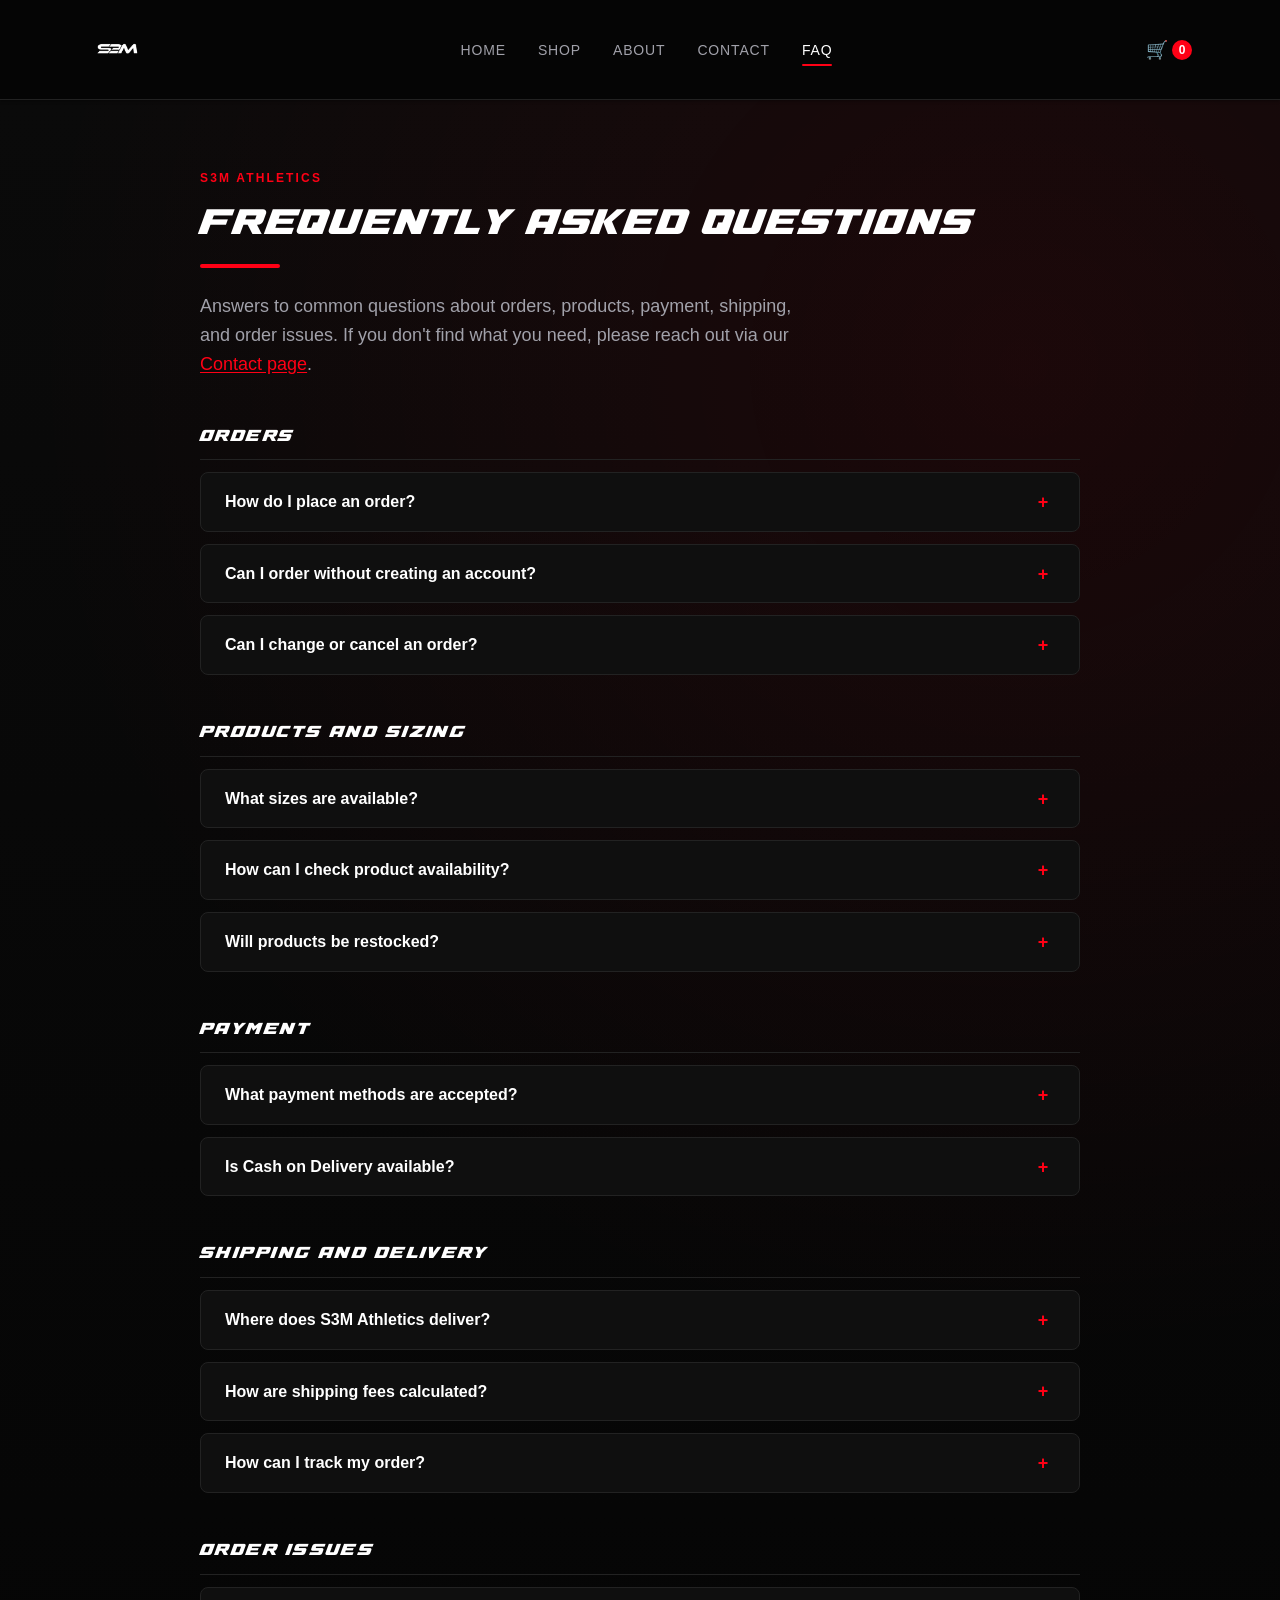
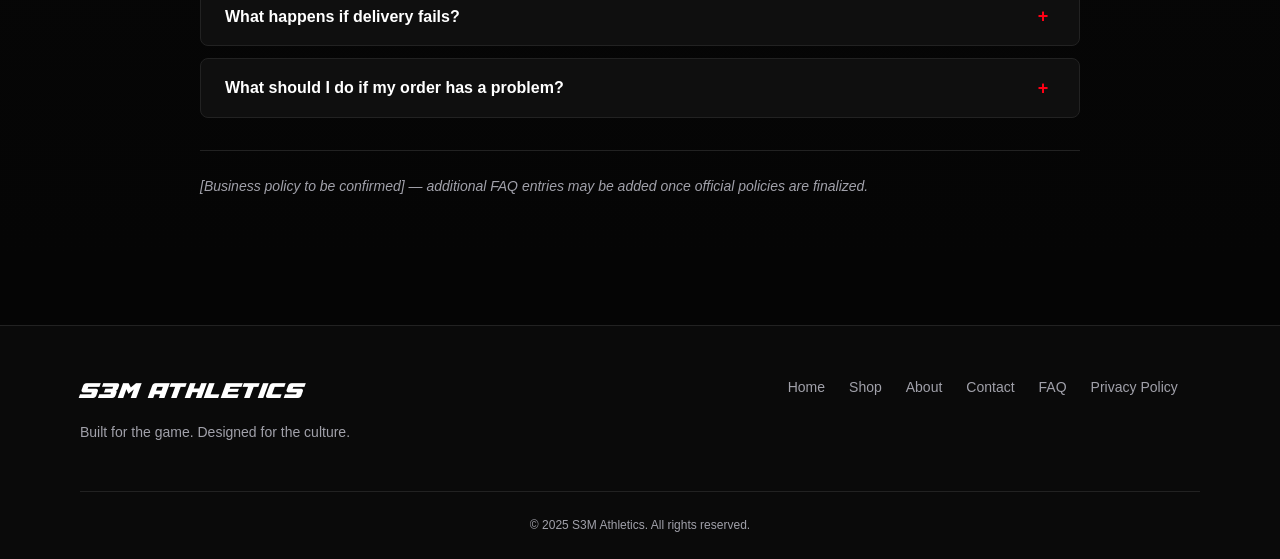
<file: pages/faq.html>
<!DOCTYPE html>
<html lang="en">
<head>
  <meta charset="UTF-8">
  <meta name="viewport" content="width=device-width, initial-scale=1.0">
  <meta name="description" content="S3M Athletics — Frequently Asked Questions. Orders, sizing, payment, shipping, and order issues.">
  <title>FAQ | S3M Athletics</title>
  <link rel="stylesheet" href="../css/style.css">
   <link rel="icon" type="image/x-icon" href="../images/favicon.ico">
  <script src="../js/cart-badge.js" defer></script>
  <script src="../js/faq.js" defer></script>
</head>
<body class="faq-page">
  <!-- ========== HEADER / NAVIGATION ========== -->
  <header class="site-header">
    <div class="container header-inner">
      <a href="../index.html#home" class="brand" aria-label="S3M Athletics home">
        <img src="../images/logos3m.jpg" alt="S3M Athletics" class="brand-logo">
      </a>

      <nav class="primary-nav" aria-label="Main navigation">
        <ul class="nav-list">
          <li><a href="../index.html#home" class="nav-link">Home</a></li>
          <li><a href="../index.html#shop" class="nav-link">Shop</a></li>
          <li><a href="../index.html#about" class="nav-link">About</a></li>
          <li><a href="contact.html#contact" class="nav-link">Contact</a></li>
          <li><a href="#faq" class="nav-link active">FAQ</a></li>
        </ul>
      </nav>

      <a href="cart.html" class="cart-link" aria-label="View Shopping Cart" style="text-decoration: none; color: inherit;">
  <div class="cart-indicator" aria-label="Shopping cart">
    <span class="cart-icon" aria-hidden="true">🛒</span>
    <span class="cart-count">0</span>
  </div>
</a>
  </header>

  <!-- ========== MAIN CONTENT ========== -->
  <main>
    <section id="faq" class="faq-section" aria-labelledby="faq-heading">
      <div class="container">
        <div class="faq-content">
          <span class="faq-eyebrow">S3M ATHLETICS</span>

          <h1 id="faq-heading" class="faq-heading">
            FREQUENTLY ASKED QUESTIONS.
            <span class="faq-heading-accent" aria-hidden="true"></span>
          </h1>

          <p class="faq-description">
            Answers to common questions about orders, products, payment, shipping, and order issues. If you don't find what you need, please reach out via our <a href="contact.html#contact" class="faq-inline-link">Contact page</a>.
          </p>

          <!-- =============== ORDERS =============== -->
          <div class="faq-category">
            <h2 class="faq-category-title">ORDERS</h2>

            <div class="faq-item">
              <button class="faq-question" aria-expanded="false" aria-controls="faq-orders-1">
                <span>How do I place an order?</span>
                <span class="faq-icon" aria-hidden="true">+</span>
              </button>
              <div id="faq-orders-1" class="faq-answer" hidden>
                <p>Browse the <a href="../index.html#shop" class="faq-inline-link">Shop section</a> on the homepage, select the item you want, and proceed to checkout. Guest checkout is supported — you do not need an account to place an order.</p>
                <p>[Business policy to be confirmed] — detailed checkout steps will be provided once the store is live.</p>
              </div>
            </div>

            <div class="faq-item">
              <button class="faq-question" aria-expanded="false" aria-controls="faq-orders-2">
                <span>Can I order without creating an account?</span>
                <span class="faq-icon" aria-hidden="true">+</span>
              </button>
              <div id="faq-orders-2" class="faq-answer" hidden>
                <p>Yes. Guest checkout is supported. You can complete your order without creating an account.</p>
              </div>
            </div>

            <div class="faq-item">
              <button class="faq-question" aria-expanded="false" aria-controls="faq-orders-3">
                <span>Can I change or cancel an order?</span>
                <span class="faq-icon" aria-hidden="true">+</span>
              </button>
              <div id="faq-orders-3" class="faq-answer" hidden>
                <p>[Business policy to be confirmed] — the change/cancellation window and process will be published once finalized.</p>
              </div>
            </div>
          </div>

          <!-- =============== PRODUCTS AND SIZING =============== -->
          <div class="faq-category">
            <h2 class="faq-category-title">PRODUCTS AND SIZING</h2>

            <div class="faq-item">
              <button class="faq-question" aria-expanded="false" aria-controls="faq-products-1">
                <span>What sizes are available?</span>
                <span class="faq-icon" aria-hidden="true">+</span>
              </button>
              <div id="faq-products-1" class="faq-answer" hidden>
                <p>[Business policy to be confirmed] — the size range will be listed on each product page once the catalogue is live.</p>
              </div>
            </div>

            <div class="faq-item">
              <button class="faq-question" aria-expanded="false" aria-controls="faq-products-2">
                <span>How can I check product availability?</span>
                <span class="faq-icon" aria-hidden="true">+</span>
              </button>
              <div id="faq-products-2" class="faq-answer" hidden>
                <p>Product availability will be displayed on each item within the <a href="../index.html#shop" class="faq-inline-link">Shop section</a>. [Business policy to be confirmed] — final inventory display details pending.</p>
              </div>
            </div>

            <div class="faq-item">
              <button class="faq-question" aria-expanded="false" aria-controls="faq-products-3">
                <span>Will products be restocked?</span>
                <span class="faq-icon" aria-hidden="true">+</span>
              </button>
              <div id="faq-products-3" class="faq-answer" hidden>
                <p>[Business policy to be confirmed] — restocking schedules have not been finalized.</p>
              </div>
            </div>
          </div>

          <!-- =============== PAYMENT =============== -->
          <div class="faq-category">
            <h2 class="faq-category-title">PAYMENT</h2>

            <div class="faq-item">
              <button class="faq-question" aria-expanded="false" aria-controls="faq-payment-1">
                <span>What payment methods are accepted?</span>
                <span class="faq-icon" aria-hidden="true">+</span>
              </button>
              <div id="faq-payment-1" class="faq-answer" hidden>
                <p>Cash on Delivery (COD) is the initial payment method. Additional payment methods may be added later — [Business policy to be confirmed].</p>
              </div>
            </div>

            <div class="faq-item">
              <button class="faq-question" aria-expanded="false" aria-controls="faq-payment-2">
                <span>Is Cash on Delivery available?</span>
                <span class="faq-icon" aria-hidden="true">+</span>
              </button>
              <div id="faq-payment-2" class="faq-answer" hidden>
                <p>Yes. Cash on Delivery is the initial payment method for S3M Athletics orders.</p>
              </div>
            </div>
          </div>

          <!-- =============== SHIPPING AND DELIVERY =============== -->
          <div class="faq-category">
            <h2 class="faq-category-title">SHIPPING AND DELIVERY</h2>

            <div class="faq-item">
              <button class="faq-question" aria-expanded="false" aria-controls="faq-shipping-1">
                <span>Where does S3M Athletics deliver?</span>
                <span class="faq-icon" aria-hidden="true">+</span>
              </button>
              <div id="faq-shipping-1" class="faq-answer" hidden>
                <p>Shipping is organized by delivery zone: Metro Manila, Luzon, Visayas, and Mindanao.</p>
              </div>
            </div>

            <div class="faq-item">
              <button class="faq-question" aria-expanded="false" aria-controls="faq-shipping-2">
                <span>How are shipping fees calculated?</span>
                <span class="faq-icon" aria-hidden="true">+</span>
              </button>
              <div id="faq-shipping-2" class="faq-answer" hidden>
                <p>Shipping fees are organized by delivery zone: Metro Manila, Luzon, Visayas, and Mindanao. Exact rates per zone — [Business policy to be confirmed].</p>
              </div>
            </div>

            <div class="faq-item">
              <button class="faq-question" aria-expanded="false" aria-controls="faq-shipping-3">
                <span>How can I track my order?</span>
                <span class="faq-icon" aria-hidden="true">+</span>
              </button>
              <div id="faq-shipping-3" class="faq-answer" hidden>
                <p>Orders can be tracked through the planned guest order-tracking system. [Business policy to be confirmed] — the tracking interface is not yet live.</p>
              </div>
            </div>
          </div>

          <!-- =============== ORDER ISSUES =============== -->
          <div class="faq-category">
            <h2 class="faq-category-title">ORDER ISSUES</h2>

            <div class="faq-item">
              <button class="faq-question" aria-expanded="false" aria-controls="faq-issues-1">
                <span>What happens if delivery fails?</span>
                <span class="faq-icon" aria-hidden="true">+</span>
              </button>
              <div id="faq-issues-1" class="faq-answer" hidden>
                <p>[Business policy to be confirmed] — failed-delivery handling will be published once finalized.</p>
              </div>
            </div>

            <div class="faq-item">
              <button class="faq-question" aria-expanded="false" aria-controls="faq-issues-2">
                <span>What should I do if my order has a problem?</span>
                <span class="faq-icon" aria-hidden="true">+</span>
              </button>
              <div id="faq-issues-2" class="faq-answer" hidden>
                <p>Please reach out via our <a href="contact.html#contact" class="faq-inline-link">Contact page</a>. [Business policy to be confirmed] — the formal issue-resolution process will be published once finalized.</p>
              </div>
            </div>
          </div>

          <p class="faq-note">
            [Business policy to be confirmed] — additional FAQ entries may be added once official policies are finalized.
          </p>
        </div>
      </div>
    </section>
  </main>

  <!-- ========== FOOTER ========== -->
  <footer class="site-footer">
    <div class="container footer-grid">
      <div class="footer-brand">
        <span class="footer-brand-name">S3M Athletics</span>
        <p class="footer-tagline">Built for the game. Designed for the culture.</p>
      </div>

      <nav class="footer-nav" aria-label="Footer navigation">
        <ul class="footer-nav-list">
          <li><a href="../index.html#home" class="footer-link">Home</a></li>
          <li><a href="../index.html#shop" class="footer-link">Shop</a></li>
          <li><a href="../index.html#about" class="footer-link">About</a></li>
          <li><a href="contact.html#contact" class="footer-link">Contact</a></li>
          <li><a href="#faq" class="footer-link">FAQ</a></li>
          <li><a href="#" class="footer-link">Privacy Policy</a></li>
        </ul>
      </nav>

      <div class="footer-copyright">
        <p>&copy; 2025 S3M Athletics. All rights reserved.</p>
      </div>
    </div>
  </footer>
</body>
</html>
</file>
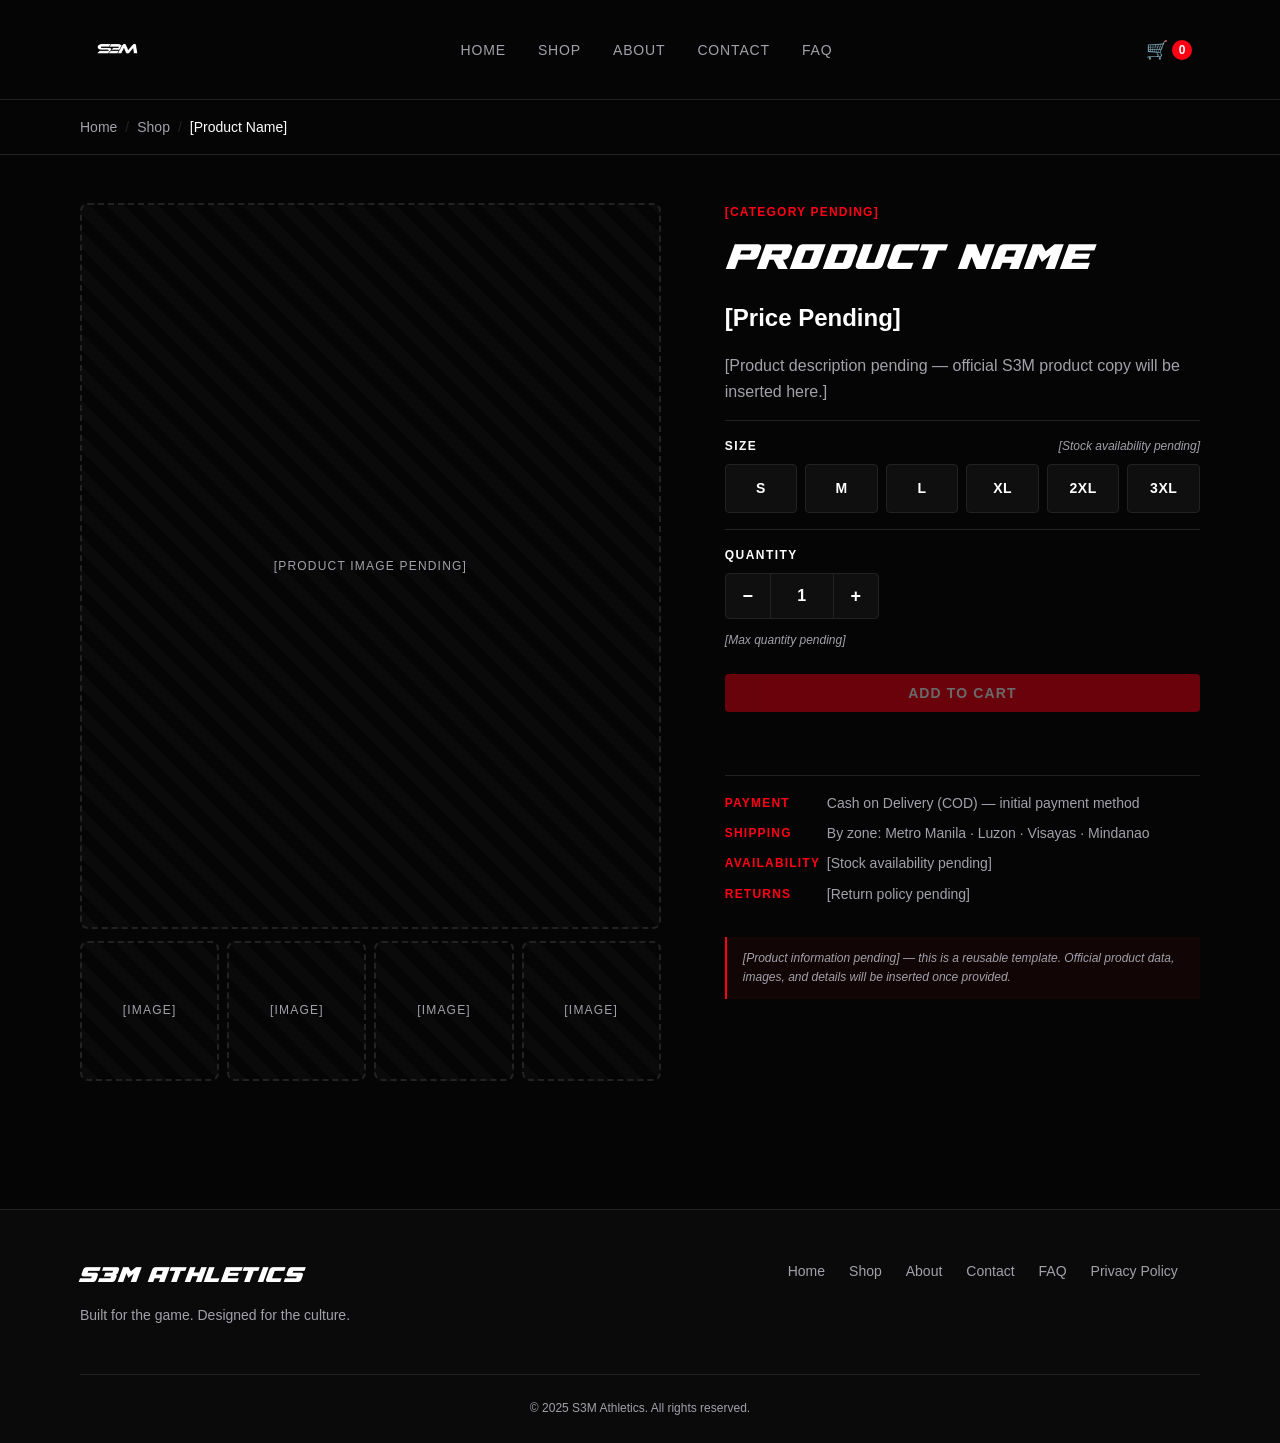
<file: pages/product.html>
<!DOCTYPE html>
<html lang="en">
<head>
  <meta charset="UTF-8">
  <meta name="viewport" content="width=device-width, initial-scale=1.0">
  <meta name="description" content="S3M Athletics — product detail. Product information pending official release.">
  <title>Product | S3M Athletics</title>
  <link rel="stylesheet" href="../css/style.css">
   <link rel="icon" type="image/x-icon" href="../images/favicon.ico">
  <script src="../js/cart-badge.js" defer></script>
  <script src="../js/products.js" defer></script>
  <script src="../js/pdp.js" defer></script>
</head>
<body class="product-page">
  <!-- ========== HEADER / NAVIGATION ========== -->
  <header class="site-header">
    <div class="container header-inner">
      <a href="../index.html#home" class="brand" aria-label="S3M Athletics home">
        <img src="../images/logos3m.jpg" alt="S3M Athletics" class="brand-logo">
      </a>

      <nav class="primary-nav" aria-label="Main navigation">
        <ul class="nav-list">
          <li><a href="../index.html#home" class="nav-link">Home</a></li>
          <li><a href="shop.html#products" class="nav-link">Shop</a></li>
          <li><a href="../index.html#about" class="nav-link">About</a></li>
          <li><a href="contact.html#contact" class="nav-link">Contact</a></li>
          <li><a href="faq.html#faq" class="nav-link">FAQ</a></li>
        </ul>
      </nav>

      <a href="cart.html" class="cart-link" aria-label="View Shopping Cart" style="text-decoration: none; color: inherit;">
  <div class="cart-indicator" aria-label="Shopping cart">
    <span class="cart-icon" aria-hidden="true">🛒</span>
    <span class="cart-count">0</span>
  </div>
</a>
  </header>

  <!-- ========== MAIN CONTENT ========== -->
  <main>
    <!-- Breadcrumb -->
    <nav class="pdp-breadcrumb" aria-label="Breadcrumb">
      <div class="container">
        <ol class="pdp-breadcrumb-list">
          <li><a href="../index.html#home" class="pdp-breadcrumb-link">Home</a></li>
          <li class="pdp-breadcrumb-sep" aria-hidden="true">/</li>
          <li><a href="shop.html#products" class="pdp-breadcrumb-link">Shop</a></li>
          <li class="pdp-breadcrumb-sep" aria-hidden="true">/</li>
          <li aria-current="page" class="pdp-breadcrumb-current">[Product Name]</li>
        </ol>
      </div>
    </nav>

    <!-- Product Detail -->
    <section class="pdp-section" aria-labelledby="pdp-heading">
      <div class="container pdp-grid">

        <!-- ===== Gallery column ===== -->
        <div class="pdp-gallery">
          <div class="pdp-image-main pdp-placeholder" aria-hidden="true">
            <span>[Product Image Pending]</span>
          </div>

          <div class="pdp-thumbs" role="list">
            <div class="pdp-thumb pdp-placeholder" role="listitem" aria-hidden="true"><span>[Image]</span></div>
            <div class="pdp-thumb pdp-placeholder" role="listitem" aria-hidden="true"><span>[Image]</span></div>
            <div class="pdp-thumb pdp-placeholder" role="listitem" aria-hidden="true"><span>[Image]</span></div>
            <div class="pdp-thumb pdp-placeholder" role="listitem" aria-hidden="true"><span>[Image]</span></div>
          </div>
        </div>

        <!-- ===== Info column ===== -->
        <div class="pdp-info">
          <span class="pdp-category">[Category Pending]</span>

          <h1 id="pdp-heading" class="pdp-name">[Product Name]</h1>

          <p class="pdp-price">[Price Pending]</p>

          <p class="pdp-description">
            [Product description pending — official S3M product copy will be inserted here.]
          </p>

          <!-- Size selector -->
          <div class="pdp-field">
            <div class="pdp-field-header">
              <span class="pdp-field-label">SIZE</span>
              <span class="pdp-field-note">[Stock availability pending]</span>
            </div>

            <div class="pdp-size-grid" role="group" aria-label="Select a size">
              <button type="button" class="pdp-size-btn" aria-pressed="false" data-size="S">S</button>
              <button type="button" class="pdp-size-btn" aria-pressed="false" data-size="M">M</button>
              <button type="button" class="pdp-size-btn" aria-pressed="false" data-size="L">L</button>
              <button type="button" class="pdp-size-btn" aria-pressed="false" data-size="XL">XL</button>
              <button type="button" class="pdp-size-btn" aria-pressed="false" data-size="2XL">2XL</button>
              <button type="button" class="pdp-size-btn" aria-pressed="false" data-size="3XL">3XL</button>
            </div>
          </div>

          <!-- Quantity -->
          <div class="pdp-field">
            <span class="pdp-field-label">QUANTITY</span>

            <div class="pdp-qty">
              <button type="button" class="pdp-qty-btn" data-qty-action="dec" aria-label="Decrease quantity">−</button>
              <input
                type="number"
                class="pdp-qty-input"
                id="pdp-quantity"
                name="quantity"
                value="1"
                min="1"
                step="1"
                aria-label="Quantity"
              >
              <button type="button" class="pdp-qty-btn" data-qty-action="inc" aria-label="Increase quantity">+</button>
            </div>
            <span class="pdp-field-note pdp-qty-note">[Max quantity pending]</span>
          </div>

          <!-- Add to cart (UI only) -->
          <button type="button" class="btn btn-primary pdp-add-to-cart" id="pdp-add-to-cart" disabled>
            Add to Cart
          </button>
          <p class="pdp-cart-note" id="pdp-cart-note" role="status" aria-live="polite"></p>

          <!-- Info list — confirmed facts + pending policies -->
          <ul class="pdp-info-list">
            <li class="pdp-info-item">
              <span class="pdp-info-label">Payment</span>
              <span class="pdp-info-value">Cash on Delivery (COD) — initial payment method</span>
            </li>
            <li class="pdp-info-item">
              <span class="pdp-info-label">Shipping</span>
              <span class="pdp-info-value">By zone: Metro Manila · Luzon · Visayas · Mindanao</span>
            </li>
            <li class="pdp-info-item">
              <span class="pdp-info-label">Availability</span>
              <span class="pdp-info-value">[Stock availability pending]</span>
            </li>
            <li class="pdp-info-item">
              <span class="pdp-info-label">Returns</span>
              <span class="pdp-info-value">[Return policy pending]</span>
            </li>
          </ul>

          <p class="pdp-notice">
            [Product information pending] — this is a reusable template. Official product data, images, and details will be inserted once provided.
          </p>
        </div>
      </div>
    </section>
  </main>

  <!-- ========== FOOTER ========== -->
  <footer class="site-footer">
    <div class="container footer-grid">
      <div class="footer-brand">
        <span class="footer-brand-name">S3M Athletics</span>
        <p class="footer-tagline">Built for the game. Designed for the culture.</p>
      </div>

      <nav class="footer-nav" aria-label="Footer navigation">
        <ul class="footer-nav-list">
          <li><a href="../index.html#home" class="footer-link">Home</a></li>
          <li><a href="shop.html#products" class="footer-link">Shop</a></li>
          <li><a href="../index.html#about" class="footer-link">About</a></li>
          <li><a href="contact.html#contact" class="footer-link">Contact</a></li>
          <li><a href="faq.html#faq" class="footer-link">FAQ</a></li>
          <li><a href="#" class="footer-link">Privacy Policy</a></li>
        </ul>
      </nav>

      <div class="footer-copyright">
        <p>&copy; 2025 S3M Athletics. All rights reserved.</p>
      </div>
    </div>
  </footer>
</body>
</html>
</file>
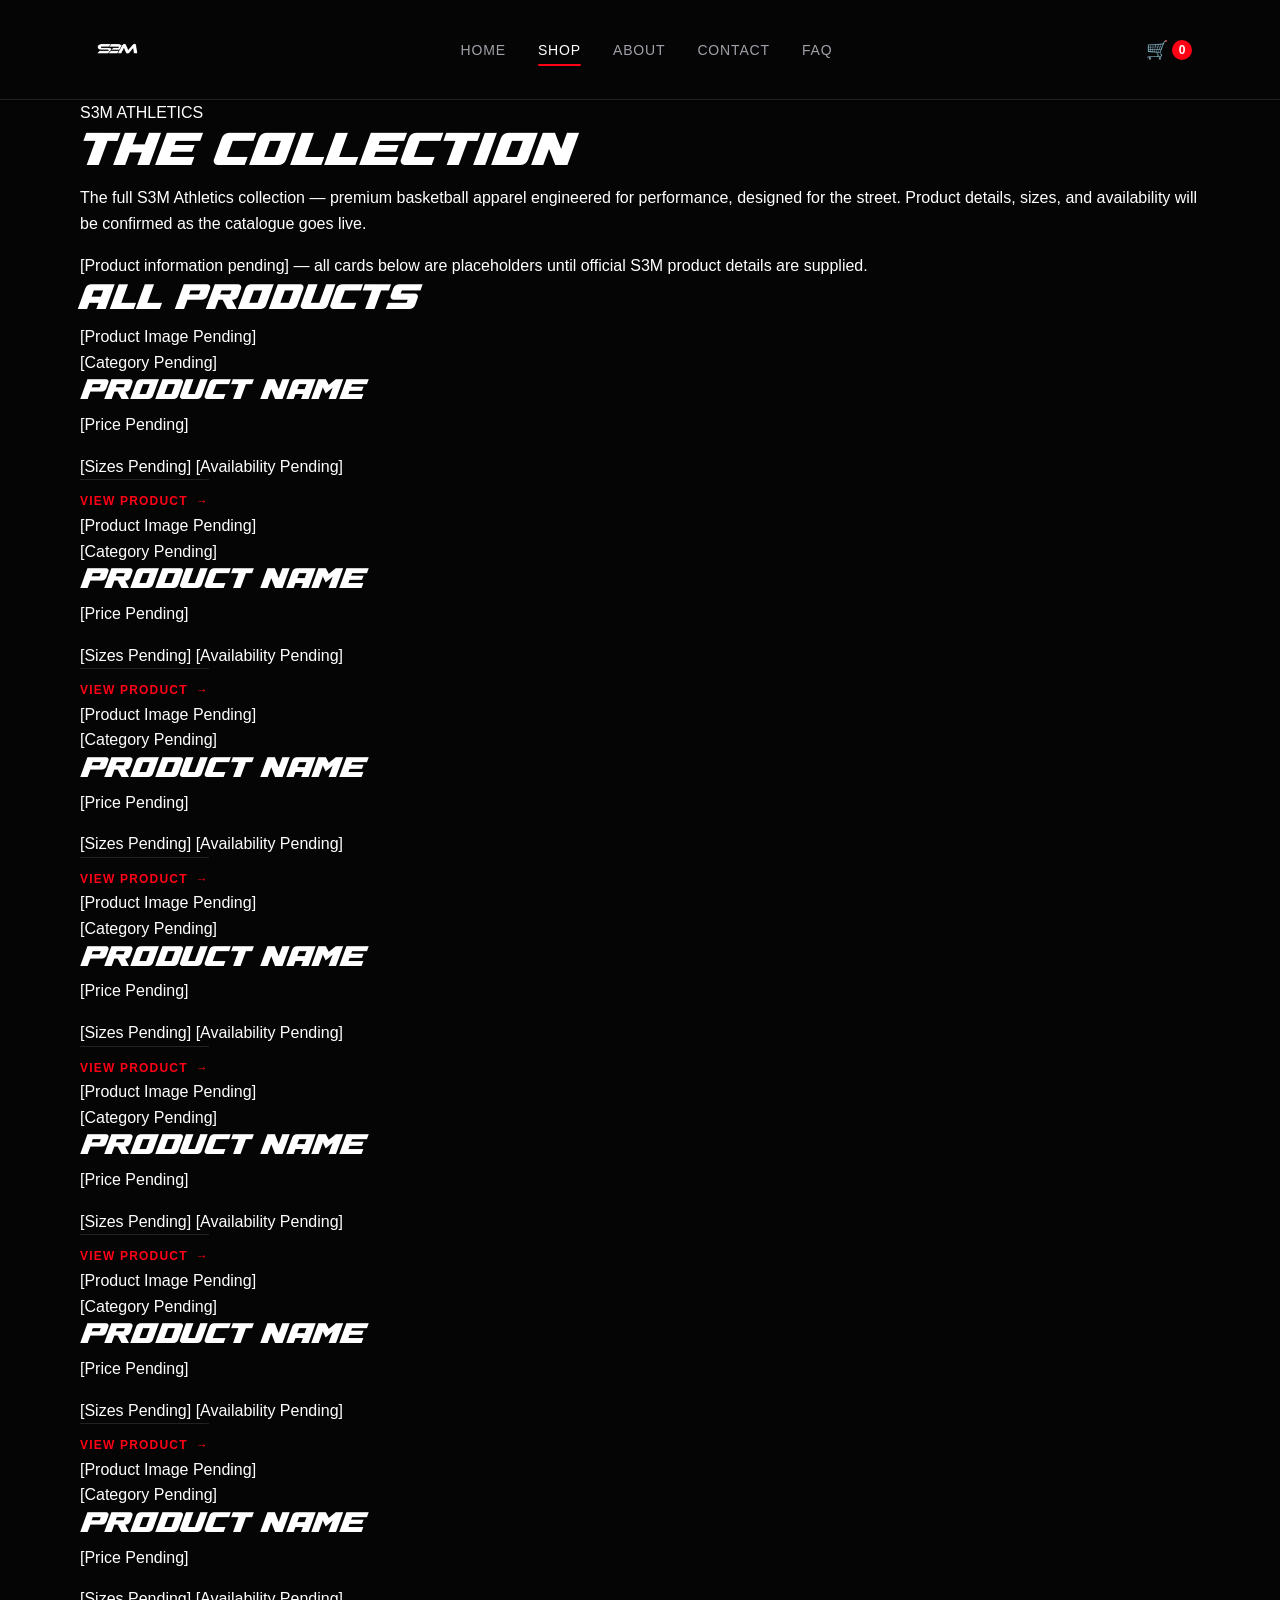
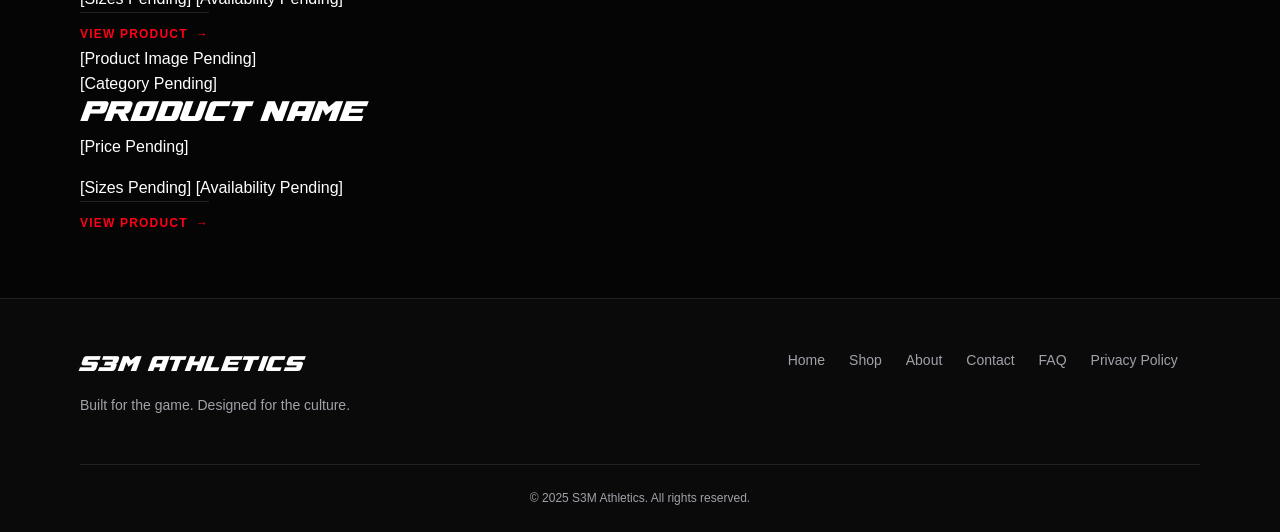
<file: pages/shop.html>
<!DOCTYPE html>
<html lang="en">
<head>
  <meta charset="UTF-8">
  <meta name="viewport" content="width=device-width, initial-scale=1.0">
  <meta name="description" content="S3M Athletics — the full collection. Premium basketball apparel, engineered for performance and designed for the streets.">
 
  <title>Shop | S3M Athletics</title>
  <link rel="stylesheet" href="../css/style.css">
   <link rel="icon" type="image/x-icon" href="../images/favicon.ico">
  <script src="../js/cart-badge.js" defer></script>
</head>
<body class="shop-page">
  <!-- ========== HEADER / NAVIGATION ========== -->
  <header class="site-header">
    
    <div class="container header-inner">
      <a href="../index.html#home" class="brand" aria-label="S3M Athletics home">
        <img src="../images/logos3m.jpg" alt="S3M Athletics" class="brand-logo">
      </a>

      <nav class="primary-nav" aria-label="Main navigation">
        <ul class="nav-list">
          <li><a href="../index.html#home" class="nav-link">Home</a></li>
          <li><a href="#products" class="nav-link active">Shop</a></li>
          <li><a href="../index.html#about" class="nav-link">About</a></li>
          <li><a href="contact.html#contact" class="nav-link">Contact</a></li>
          <li><a href="faq.html#faq" class="nav-link">FAQ</a></li>
        </ul>
      </nav>

      <a href="cart.html" class="cart-link" aria-label="View Shopping Cart" style="text-decoration: none; color: inherit;">
  <div class="cart-indicator" aria-label="Shopping cart">
    <span class="cart-icon" aria-hidden="true">🛒</span>
    <span class="cart-count">0</span>
  </div>
</a>
  </header>

  <!-- ========== MAIN CONTENT ========== -->
  <main>
    <section class="catalog-header" aria-labelledby="catalog-heading">
      <div class="container">
        <span class="catalog-eyebrow">S3M ATHLETICS</span>
        <h1 id="catalog-heading" class="catalog-heading">
          THE COLLECTION.
          <span class="catalog-heading-accent" aria-hidden="true"></span>
        </h1>
        <p class="catalog-description">
          The full S3M Athletics collection — premium basketball apparel engineered for performance, designed for the street. Product details, sizes, and availability will be confirmed as the catalogue goes live.
        </p>
        <p class="catalog-notice">
          [Product information pending] — all cards below are placeholders until official S3M product details are supplied.
        </p>
      </div>
    </section>

    <section id="products" class="catalog-section" aria-labelledby="products-heading">
      <div class="container">
        <h2 id="products-heading" class="catalog-section-heading">
          ALL PRODUCTS
          <span class="catalog-section-accent" aria-hidden="true"></span>
        </h2>

        <div class="catalog-grid">
          <!-- Catalog card 1 — Jerseys / s3m-jersey-01 -->
          <article class="catalog-card">
            <div class="catalog-image-placeholder" aria-hidden="true"><span>[Product Image Pending]</span></div>
            <div class="catalog-info">
              <span class="catalog-category">[Category Pending]</span>
              <h3 class="catalog-name">[Product Name]</h3>
              <p class="catalog-price">[Price Pending]</p>
              <div class="catalog-meta">
                <span class="catalog-meta-item">[Sizes Pending]</span>
                <span class="catalog-meta-item">[Availability Pending]</span>
              </div>
              <a href="product.html?id=s3m-jersey-01" class="catalog-detail-link">View Product <span aria-hidden="true">→</span></a>
            </div>
          </article>

          <!-- Catalog card 2 — Jerseys / s3m-jersey-02 -->
          <article class="catalog-card">
            <div class="catalog-image-placeholder" aria-hidden="true"><span>[Product Image Pending]</span></div>
            <div class="catalog-info">
              <span class="catalog-category">[Category Pending]</span>
              <h3 class="catalog-name">[Product Name]</h3>
              <p class="catalog-price">[Price Pending]</p>
              <div class="catalog-meta">
                <span class="catalog-meta-item">[Sizes Pending]</span>
                <span class="catalog-meta-item">[Availability Pending]</span>
              </div>
              <a href="product.html?id=s3m-jersey-02" class="catalog-detail-link">View Product <span aria-hidden="true">→</span></a>
            </div>
          </article>

          <!-- Catalog card 3 — Shorts / s3m-shorts-01 -->
          <article class="catalog-card">
            <div class="catalog-image-placeholder" aria-hidden="true"><span>[Product Image Pending]</span></div>
            <div class="catalog-info">
              <span class="catalog-category">[Category Pending]</span>
              <h3 class="catalog-name">[Product Name]</h3>
              <p class="catalog-price">[Price Pending]</p>
              <div class="catalog-meta">
                <span class="catalog-meta-item">[Sizes Pending]</span>
                <span class="catalog-meta-item">[Availability Pending]</span>
              </div>
              <a href="product.html?id=s3m-shorts-01" class="catalog-detail-link">View Product <span aria-hidden="true">→</span></a>
            </div>
          </article>

          <!-- Catalog card 4 — Shorts / s3m-shorts-02 -->
          <article class="catalog-card">
            <div class="catalog-image-placeholder" aria-hidden="true"><span>[Product Image Pending]</span></div>
            <div class="catalog-info">
              <span class="catalog-category">[Category Pending]</span>
              <h3 class="catalog-name">[Product Name]</h3>
              <p class="catalog-price">[Price Pending]</p>
              <div class="catalog-meta">
                <span class="catalog-meta-item">[Sizes Pending]</span>
                <span class="catalog-meta-item">[Availability Pending]</span>
              </div>
              <a href="product.html?id=s3m-shorts-02" class="catalog-detail-link">View Product <span aria-hidden="true">→</span></a>
            </div>
          </article>

          <!-- Catalog card 5 — T-Shirt / s3m-tshirt-01 -->
          <article class="catalog-card">
            <div class="catalog-image-placeholder" aria-hidden="true"><span>[Product Image Pending]</span></div>
            <div class="catalog-info">
              <span class="catalog-category">[Category Pending]</span>
              <h3 class="catalog-name">[Product Name]</h3>
              <p class="catalog-price">[Price Pending]</p>
              <div class="catalog-meta">
                <span class="catalog-meta-item">[Sizes Pending]</span>
                <span class="catalog-meta-item">[Availability Pending]</span>
              </div>
              <a href="product.html?id=s3m-tshirt-01" class="catalog-detail-link">View Product <span aria-hidden="true">→</span></a>
            </div>
          </article>

          <!-- Catalog card 6 — Hoodie / s3m-hoodie-01 -->
          <article class="catalog-card">
            <div class="catalog-image-placeholder" aria-hidden="true"><span>[Product Image Pending]</span></div>
            <div class="catalog-info">
              <span class="catalog-category">[Category Pending]</span>
              <h3 class="catalog-name">[Product Name]</h3>
              <p class="catalog-price">[Price Pending]</p>
              <div class="catalog-meta">
                <span class="catalog-meta-item">[Sizes Pending]</span>
                <span class="catalog-meta-item">[Availability Pending]</span>
              </div>
              <a href="product.html?id=s3m-hoodie-01" class="catalog-detail-link">View Product <span aria-hidden="true">→</span></a>
            </div>
          </article>

          <!-- Catalog card 7 — Accessories / s3m-accessory-01 -->
          <article class="catalog-card">
            <div class="catalog-image-placeholder" aria-hidden="true"><span>[Product Image Pending]</span></div>
            <div class="catalog-info">
              <span class="catalog-category">[Category Pending]</span>
              <h3 class="catalog-name">[Product Name]</h3>
              <p class="catalog-price">[Price Pending]</p>
              <div class="catalog-meta">
                <span class="catalog-meta-item">[Sizes Pending]</span>
                <span class="catalog-meta-item">[Availability Pending]</span>
              </div>
              <a href="product.html?id=s3m-accessory-01" class="catalog-detail-link">View Product <span aria-hidden="true">→</span></a>
            </div>
          </article>

          <!-- Catalog card 8 — Footwear / s3m-footwear-01 -->
          <article class="catalog-card">
            <div class="catalog-image-placeholder" aria-hidden="true"><span>[Product Image Pending]</span></div>
            <div class="catalog-info">
              <span class="catalog-category">[Category Pending]</span>
              <h3 class="catalog-name">[Product Name]</h3>
              <p class="catalog-price">[Price Pending]</p>
              <div class="catalog-meta">
                <span class="catalog-meta-item">[Sizes Pending]</span>
                <span class="catalog-meta-item">[Availability Pending]</span>
              </div>
              <a href="product.html?id=s3m-footwear-01" class="catalog-detail-link">View Product <span aria-hidden="true">→</span></a>
            </div>
          </article>
        </div>
      </div>
    </section>
  </main>

  <!-- ========== FOOTER ========== -->
  <footer class="site-footer">
    <div class="container footer-grid">
      <div class="footer-brand">
        <span class="footer-brand-name">S3M Athletics</span>
        <p class="footer-tagline">Built for the game. Designed for the culture.</p>
      </div>

      <nav class="footer-nav" aria-label="Footer navigation">
        <ul class="footer-nav-list">
          <li><a href="../index.html#home" class="footer-link">Home</a></li>
          <li><a href="#products" class="footer-link">Shop</a></li>
          <li><a href="../index.html#about" class="footer-link">About</a></li>
          <li><a href="contact.html#contact" class="footer-link">Contact</a></li>
          <li><a href="faq.html#faq" class="footer-link">FAQ</a></li>
          <li><a href="#" class="footer-link">Privacy Policy</a></li>
        </ul>
      </nav>

      <div class="footer-copyright">
        <p>&copy; 2025 S3M Athletics. All rights reserved.</p>
      </div>
    </div>
  </footer>
</body>
</html>
</file>
<file: css/style.css>
/* ============================================================
   S3M ATHLETICS — GLOBAL STYLESHEET (STEP 5)
   Homepage structure, global CSS, shop section, featured
   categories, brand mindset, and Contact page.
   Brand palette locked to: Deep Black & Aggressive Red.
   ============================================================ */

/* ---------- CSS Variables (Brand Tokens) ---------- */
:root {
  --color-primary: #ff0015;
  --color-secondary: #cc0011;
  --color-accent: #ff0015;
  --color-accent-hover: #b3000f;

  --color-bg: #050505;
  --color-bg-alt: #0a0a0a;
  --color-surface: #0f0f0f;
  --color-text: #ffffff;
  --color-text-muted: #a1a1aa;
  --color-text-inverse: #ffffff;
  --color-border: #222222;

  --font-body: "Segoe UI", Roboto, "Helvetica Neue", Arial, sans-serif;
  --font-heading: "Segoe UI", Roboto, "Helvetica Neue", Arial, sans-serif;
  --fw-regular: 400;
  --fw-medium: 500;
  --fw-semibold: 600;
  --fw-bold: 700;
  --fw-extrabold: 800;
  --fs-xs: 0.75rem;
  --fs-sm: 0.875rem;
  --fs-base: 1rem;
  --fs-lg: 1.125rem;
  --fs-xl: 1.5rem;
  --fs-2xl: 2rem;
  --fs-3xl: 2.5rem;
  --fs-4xl: 3.25rem;
  --lh-tight: 1.15;
  --lh-normal: 1.6;

  --space-1: 0.25rem;
  --space-2: 0.5rem;
  --space-3: 0.75rem;
  --space-4: 1rem;
  --space-5: 1.5rem;
  --space-6: 2rem;
  --space-7: 3rem;
  --space-8: 4rem;

  --container-max: 1200px;
  --container-pad: 1.25rem;

  --radius-sm: 4px;
  --radius-md: 8px;
  --radius-lg: 12px;
  --shadow-sm: 0 1px 3px rgba(0, 0, 0, 0.4);
  --shadow-md: 0 4px 12px rgba(0, 0, 0, 0.5);
  --shadow-red: 0 4px 16px rgba(255, 0, 21, 0.25);

  --transition-fast: 0.2s ease;
}
/* ============================================================
   OFFICIAL BRAND FONT: A4 SPEED
============================================================ */
@font-face {
  font-family: "A4 Speed";
  src: url("../fonts/A4SPEED-Bold - DAFONT OTF.otf") format("opentype");
  font-weight: 700;
  font-style: normal;
  font-display: swap;
}

/* Apply A4 Speed to all headings across the site */
h1, h2, h3, h4, h5, h6, 
.brand-name, 
.footer-brand-name, 
.hero-headline, 
.catalog-heading, 
.contact-heading, 
.faq-heading {
  font-family: "A4 Speed", "Segoe UI", Roboto, sans-serif !important;
}

/* ---------- CSS Reset & Normalization ---------- */
*,
*::before,
*::after {
  box-sizing: border-box;
  margin: 0;
  padding: 0;
}

html {
  -webkit-text-size-adjust: 100%;
  scroll-behavior: smooth;
}

body {
  font-family: var(--font-body);
  font-size: var(--fs-base);
  line-height: var(--lh-normal);
  color: var(--color-text);
  background-color: var(--color-bg);
  min-height: 100vh;
  display: flex;
  flex-direction: column;
}

main {
  flex: 1 0 auto;
}

img,
picture,
svg,
video {
  display: block;
  max-width: 100%;
  height: auto;
}

ul,
ol {
  list-style: none;
}

a {
  color: inherit;
  text-decoration: none;
}

button {
  font: inherit;
  color: inherit;
  background: none;
  border: none;
  cursor: pointer;
}

/* ---------- Global Typography ---------- */
h1,
h2,
h3,
h4,
h5,
h6 {
  font-family: var(--font-heading);
  font-weight: var(--fw-bold);
  line-height: var(--lh-tight);
  letter-spacing: -0.01em;
  color: var(--color-text);
}

h1 { font-size: var(--fs-4xl); }
h2 { font-size: var(--fs-3xl); }
h3 { font-size: var(--fs-2xl); }
h4 { font-size: var(--fs-xl); }

p {
  margin-bottom: var(--space-4);
}

p:last-child {
  margin-bottom: 0;
}

/* ---------- Layout Container ---------- */
.container {
  width: 100%;
  max-width: var(--container-max);
  margin-inline: auto;
  padding-inline: var(--container-pad);
}

/* ============================================================
   HEADER / NAVIGATION
   ============================================================ */
.site-header {
  position: sticky;
  top: 0;
  z-index: 100;
  background-color: var(--color-bg);
  border-bottom: 1px solid var(--color-border);
  box-shadow: var(--shadow-sm);
}

.header-inner {
  display: flex;
  align-items: center;
  justify-content: space-between;
  gap: var(--space-4);
  min-height: 72px;
  padding-block: var(--space-3);
}

.brand {
  display: flex;
  align-items: center;
  gap: var(--space-2);
  flex-shrink: 0;
}

.brand-logo {
  height: 80px;
  width: auto;
  object-fit: contain;
  mix-blend-mode: screen;
}

.brand-name {
  font-family: var(--font-heading);
  font-size: var(--fs-lg);
  font-weight: var(--fw-bold);
  letter-spacing: 0.02em;
  white-space: nowrap;
  color: var(--color-text);
}

.primary-nav {
  flex: 1 1 auto;
  display: flex;
  justify-content: center;
}

.nav-list {
  display: flex;
  align-items: center;
  gap: var(--space-6);
}

.nav-link {
  position: relative;
  font-size: var(--fs-sm);
  font-weight: var(--fw-medium);
  text-transform: uppercase;
  letter-spacing: 0.06em;
  padding-block: var(--space-2);
  color: var(--color-text-muted);
  transition: color var(--transition-fast);
}

.nav-link:hover,
.nav-link:focus-visible {
  color: var(--color-text);
}

.nav-link.active {
  color: var(--color-text);
}

.nav-link.active::after {
  content: "";
  position: absolute;
  left: 0;
  right: 0;
  bottom: 0;
  height: 2px;
  background-color: var(--color-primary);
  border-radius: 2px;
}

.cart-indicator {
  display: flex;
  align-items: center;
  gap: var(--space-1);
  flex-shrink: 0;
  padding: var(--space-2);
  border-radius: var(--radius-sm);
  font-size: var(--fs-sm);
  font-weight: var(--fw-medium);
  color: var(--color-text);
}

.cart-icon {
  font-size: var(--fs-lg);
  line-height: 1;
}

.cart-count {
  display: inline-grid;
  place-items: center;
  min-width: 20px;
  height: 20px;
  padding-inline: var(--space-1);
  background-color: var(--color-primary);
  color: var(--color-text-inverse);
  border-radius: 999px;
  font-size: var(--fs-xs);
  font-weight: var(--fw-semibold);
  line-height: 1;
}

/* ============================================================
   HERO SECTION
   ============================================================ */
.hero {
  padding-block: var(--space-8);
  background:
    radial-gradient(circle at 80% 20%, rgba(255, 0, 21, 0.10), transparent 55%),
    linear-gradient(180deg, var(--color-bg-alt) 0%, var(--color-bg) 100%);
}

.hero-grid {
  display: grid;
  grid-template-columns: 1fr;
  gap: var(--space-7);
  align-items: center;
}

.hero-content { max-width: 620px; }

.hero-headline {
  font-size: clamp(2.25rem, 6vw, var(--fs-4xl));
  line-height: 1.1;
  margin-bottom: var(--space-4);
  color: var(--color-text);
}

.hero-description {
  font-size: var(--fs-lg);
  color: var(--color-text-muted);
  margin-bottom: var(--space-6);
  max-width: 52ch;
}

.hero-image-wrapper {
  width: 100%;
  border-radius: var(--radius-md);
  overflow: hidden;
  /* This creates a slick red/cyber-athletic glow border */
  border: 1px solid rgba(255, 0, 21, 0.6);
  box-shadow: 0 0 25px rgba(255, 0, 21, 0.35), 
              inset 0 0 15px rgba(255, 0, 21, 0.15);
  transition: box-shadow 0.3s ease, border-color 0.3s ease;
}

/* Optional: Make the glow intensify slightly when someone hovers over the photo */
.hero-image-wrapper:hover {
  border-color: rgba(255, 0, 21, 1);
  box-shadow: 0 0 40px rgba(255, 0, 21, 0.6), 
              inset 0 0 20px rgba(255, 0, 21, 0.3);
}

.hero-campaign-img {
  width: 100%;
  height: 100%;
  object-fit: cover;
  object-position: top center; /* Try changing 'top' to 'center' or 'bottom' */
  display: block;
}
.hero-image-placeholder {
  display: grid;
  place-items: center;
  aspect-ratio: 4 / 3;
  width: 100%;
  background-color: var(--color-bg-alt);
  border: 2px dashed var(--color-border);
  border-radius: var(--radius-lg);
  color: var(--color-text-muted);
  font-size: var(--fs-sm);
  font-weight: var(--fw-medium);
  text-transform: uppercase;
  letter-spacing: 0.08em;
  text-align: center;
  padding: var(--space-4);
}


.placeholder-text { opacity: 0.7; }

/* ============================================================
   FEATURED CATEGORIES SECTION
   ============================================================ */
.categories {
  padding-block: var(--space-8);
  background-color: var(--color-bg-alt);
  border-top: 1px solid var(--color-border);
  border-bottom: 1px solid var(--color-border);
}

.categories-header {
  text-align: center;
  max-width: 720px;
  margin-inline: auto;
  margin-bottom: var(--space-7);
}

.categories-heading {
  position: relative;
  font-size: clamp(1.75rem, 4vw, var(--fs-3xl));
  font-weight: var(--fw-extrabold);
  text-transform: uppercase;
  letter-spacing: 0.04em;
  padding-bottom: var(--space-3);
  margin-bottom: var(--space-4);
}

.categories-heading-accent {
  display: block;
  width: 80px;
  height: 4px;
  margin: var(--space-3) auto 0;
  background-color: var(--color-primary);
  border-radius: 2px;
}

.categories-description {
  color: var(--color-text-muted);
  font-size: var(--fs-base);
  margin-bottom: 0;
}

.category-grid {
  display: grid;
  grid-template-columns: 1fr;
  gap: var(--space-5);
}

.category-card {
  display: flex;
  flex-direction: column;
  background-color: var(--color-surface);
  border: 1px solid var(--color-border);
  border-radius: var(--radius-md);
  overflow: hidden;
  transition: transform var(--transition-fast),
              border-color var(--transition-fast),
              background-color var(--transition-fast);
}

.category-card:hover {
  transform: translateY(-3px);
  border-color: var(--color-primary);
  background-color: var(--color-bg);
}

.category-image-placeholder {
  display: grid;
  place-items: center;
  aspect-ratio: 4 / 5;
  width: 100%;
  background-color: var(--color-bg);
  border-bottom: 1px solid var(--color-border);
  color: var(--color-text-muted);
  font-size: var(--fs-xs);
  font-weight: var(--fw-medium);
  text-transform: uppercase;
  letter-spacing: 0.08em;
  text-align: center;
  padding: var(--space-3);
}

.category-info {
  display: flex;
  flex-direction: column;
  gap: var(--space-2);
  padding: var(--space-5);
  flex: 1 1 auto;
}

.category-name {
  font-size: var(--fs-xl);
  font-weight: var(--fw-extrabold);
  text-transform: uppercase;
  letter-spacing: 0.06em;
  line-height: 1.2;
  color: var(--color-text);
}

.category-description {
  color: var(--color-text-muted);
  font-size: var(--fs-sm);
  margin-bottom: var(--space-2);
}

.category-link {
  display: inline-flex;
  align-items: center;
  gap: var(--space-2);
  margin-top: auto;
  font-size: var(--fs-xs);
  font-weight: var(--fw-semibold);
  text-transform: uppercase;
  letter-spacing: 0.1em;
  color: var(--color-primary);
  transition: gap var(--transition-fast), color var(--transition-fast);
}

.category-card:hover .category-link { gap: var(--space-3); }

/* ============================================================
   SHOP SECTION
   ============================================================ */
.shop {
  padding-block: var(--space-8);
  background-color: var(--color-bg);
}

.shop-header {
  text-align: center;
  max-width: 720px;
  margin-inline: auto;
  margin-bottom: var(--space-7);
}

.shop-heading {
  position: relative;
  font-size: clamp(1.75rem, 4vw, var(--fs-3xl));
  font-weight: var(--fw-extrabold);
  text-transform: uppercase;
  letter-spacing: 0.04em;
  padding-bottom: var(--space-3);
  margin-bottom: var(--space-4);
}

.shop-heading-accent {
  display: block;
  width: 80px;
  height: 4px;
  margin: var(--space-3) auto 0;
  background-color: var(--color-primary);
  border-radius: 2px;
}

.shop-description {
  color: var(--color-text-muted);
  font-size: var(--fs-base);
  margin-bottom: 0;
}

.product-grid {
  display: grid;
  grid-template-columns: 1fr;
  gap: var(--space-5);
}

.product-card {
  display: flex;
  flex-direction: column;
  background-color: var(--color-surface);
  border: 1px solid var(--color-border);
  border-radius: var(--radius-md);
  overflow: hidden;
  transition: transform var(--transition-fast),
              border-color var(--transition-fast),
              background-color var(--transition-fast);
}

.product-card:hover {
  transform: translateY(-3px);
  border-color: var(--color-primary);
  background-color: var(--color-bg-alt);
}

.product-image-placeholder {
  display: grid;
  place-items: center;
  aspect-ratio: 1 / 1;
  width: 100%;
  background-color: var(--color-bg-alt);
  border-bottom: 1px solid var(--color-border);
  color: var(--color-text-muted);
  font-size: var(--fs-xs);
  font-weight: var(--fw-medium);
  text-transform: uppercase;
  letter-spacing: 0.08em;
  text-align: center;
  padding: var(--space-3);
}

.product-info {
  display: flex;
  flex-direction: column;
  gap: var(--space-2);
  padding: var(--space-4);
  flex: 1 1 auto;
}

.product-label {
  align-self: flex-start;
  font-size: var(--fs-xs);
  font-weight: var(--fw-semibold);
  text-transform: uppercase;
  letter-spacing: 0.1em;
  color: var(--color-primary);
}

.product-name {
  font-size: var(--fs-lg);
  font-weight: var(--fw-semibold);
  line-height: 1.3;
  color: var(--color-text);
}

.product-price {
  font-size: var(--fs-base);
  font-weight: var(--fw-bold);
  color: var(--color-text);
  margin-bottom: 0;
}

.product-btn {
  margin-top: auto;
  align-self: flex-start;
  padding: var(--space-2) var(--space-4);
  font-size: var(--fs-xs);
}

/* ============================================================
   BUTTONS
   ============================================================ */
.btn {
  display: inline-flex;
  align-items: center;
  justify-content: center;
  gap: var(--space-2);
  padding: var(--space-3) var(--space-6);
  border-radius: var(--radius-sm);
  font-family: var(--font-heading);
  font-size: var(--fs-sm);
  font-weight: var(--fw-semibold);
  text-transform: uppercase;
  letter-spacing: 0.08em;
  line-height: 1;
  cursor: pointer;
  transition: background-color var(--transition-fast),
              color var(--transition-fast),
              transform var(--transition-fast),
              box-shadow var(--transition-fast);
}

.btn:focus-visible {
  outline: 2px solid var(--color-primary);
  outline-offset: 2px;
}

.btn-primary {
  background-color: var(--color-primary);
  color: var(--color-text-inverse);
  box-shadow: var(--shadow-sm);
}
/* ============================================================
   HERO ACTIONS + GHOST BUTTON (Step 7 revision)
   ============================================================ */
.hero-actions {
  display: flex;
  flex-wrap: wrap;
  gap: var(--space-3);
  margin-top: var(--space-6);
}

.btn-ghost {
  background-color: transparent;
  color: var(--color-text);
  border: 1px solid var(--color-border);
  box-shadow: none;
}

.btn-ghost:hover,
.btn-ghost:focus-visible {
  background-color: var(--color-bg-alt);
  border-color: var(--color-primary);
  color: var(--color-primary);
}

.btn-ghost:active {
  transform: translateY(1px);
}
.btn-primary:hover,
.btn-primary:focus-visible {
  background-color: var(--color-secondary);
  box-shadow: var(--shadow-red);
}

.btn-primary:active { transform: translateY(1px); }

.btn-accent {
  background-color: var(--color-accent);
  color: var(--color-text-inverse);
  box-shadow: var(--shadow-sm);
}

.btn-accent:hover,
.btn-accent:focus-visible {
  background-color: var(--color-accent-hover);
  box-shadow: var(--shadow-red);
}

.btn-accent:active { transform: translateY(1px); }

/* ============================================================
   BRAND MINDSET SECTION
   ============================================================ */
.mindset {
  padding-block: var(--space-8);
  background:
    radial-gradient(circle at 15% 25%, rgba(255, 0, 21, 0.08), transparent 55%),
    linear-gradient(180deg, var(--color-bg) 0%, var(--color-bg-alt) 100%);
  border-top: 1px solid var(--color-border);
  border-bottom: 1px solid var(--color-border);
}

.mindset-grid {
  display: grid;
  grid-template-columns: 1fr;
  gap: var(--space-7);
  align-items: center;
}

.mindset-image-placeholder {
  display: grid;
  place-items: center;
  aspect-ratio: 4 / 5;
  width: 100%;
  background-color: var(--color-surface);
  border: 2px dashed var(--color-border);
  border-radius: var(--radius-lg);
  color: var(--color-text-muted);
  font-size: var(--fs-sm);
  font-weight: var(--fw-medium);
  text-transform: uppercase;
  letter-spacing: 0.08em;
  text-align: center;
  padding: var(--space-4);
}

.mindset-content { max-width: 600px; }

.mindset-eyebrow {
  display: inline-block;
  font-size: var(--fs-xs);
  font-weight: var(--fw-semibold);
  text-transform: uppercase;
  letter-spacing: 0.18em;
  color: var(--color-primary);
  margin-bottom: var(--space-4);
}

.mindset-heading {
  position: relative;
  font-size: clamp(2.25rem, 6vw, var(--fs-4xl));
  font-weight: var(--fw-extrabold);
  text-transform: uppercase;
  letter-spacing: 0.02em;
  line-height: 1.05;
  margin-bottom: var(--space-5);
}

.mindset-heading-accent {
  display: block;
  width: 80px;
  height: 4px;
  margin-top: var(--space-4);
  background-color: var(--color-primary);
  border-radius: 2px;
}

.mindset-description {
  font-size: var(--fs-lg);
  color: var(--color-text-muted);
  max-width: 52ch;
  margin-bottom: var(--space-6);
}

.mindset-list {
  display: flex;
  flex-direction: column;
  gap: var(--space-3);
  margin-bottom: var(--space-6);
  padding-left: var(--space-5);
  border-left: 2px solid var(--color-primary);
}

.mindset-item {
  font-family: var(--font-heading);
  font-size: var(--fs-sm);
  font-weight: var(--fw-bold);
  text-transform: uppercase;
  letter-spacing: 0.12em;
  color: var(--color-text);
}

.mindset-link {
  display: inline-flex;
  align-items: center;
  gap: var(--space-2);
  font-size: var(--fs-sm);
  font-weight: var(--fw-semibold);
  text-transform: uppercase;
  letter-spacing: 0.1em;
  color: var(--color-primary);
  transition: gap var(--transition-fast), color var(--transition-fast);
}

.mindset-link:hover,
.mindset-link:focus-visible {
  gap: var(--space-3);
  color: var(--color-secondary);
}

/* ============================================================
   CONTACT PAGE
   ============================================================ */
.contact-page {
  /* Scoped to the standalone contact page — no global impact */
}

.contact-section {
  padding-block: var(--space-8);
  background:
    radial-gradient(circle at 80% 15%, rgba(255, 0, 21, 0.08), transparent 55%),
    linear-gradient(180deg, var(--color-bg-alt) 0%, var(--color-bg) 100%);
}

.contact-content {
  max-width: 960px;
  margin-inline: auto;
}

.contact-eyebrow {
  display: inline-block;
  font-size: var(--fs-xs);
  font-weight: var(--fw-semibold);
  text-transform: uppercase;
  letter-spacing: 0.18em;
  color: var(--color-primary);
  margin-bottom: var(--space-4);
}

.contact-heading {
  position: relative;
  font-size: clamp(2.25rem, 6vw, var(--fs-4xl));
  font-weight: var(--fw-extrabold);
  text-transform: uppercase;
  letter-spacing: 0.02em;
  line-height: 1.05;
  margin-bottom: var(--space-5);
}

.contact-heading-accent {
  display: block;
  width: 80px;
  height: 4px;
  margin-top: var(--space-4);
  background-color: var(--color-primary);
  border-radius: 2px;
}

.contact-description {
  font-size: var(--fs-lg);
  color: var(--color-text-muted);
  max-width: 62ch;
  margin-bottom: var(--space-7);
}

/* Two-card grid — stacks on mobile, side-by-side on tablet+ */
.contact-grid {
  display: grid;
  grid-template-columns: 1fr;
  gap: var(--space-5);
  margin-bottom: var(--space-6);
}

.contact-card {
  display: flex;
  flex-direction: column;
  gap: var(--space-3);
  padding: var(--space-5);
  background-color: var(--color-surface);
  border: 1px solid var(--color-border);
  border-radius: var(--radius-md);
}

.contact-card-title {
  font-size: var(--fs-lg);
  font-weight: var(--fw-extrabold);
  text-transform: uppercase;
  letter-spacing: 0.08em;
  color: var(--color-text);
}

.contact-card-description {
  color: var(--color-text-muted);
  font-size: var(--fs-sm);
  margin-bottom: 0;
}

.contact-detail-list {
  display: flex;
  flex-direction: column;
  gap: var(--space-3);
  margin-top: var(--space-2);
}

.contact-detail-item {
  display: flex;
  flex-direction: column;
  gap: var(--space-1);
  padding-top: var(--space-3);
  border-top: 1px solid var(--color-border);
}

.contact-detail-item:first-child {
  padding-top: 0;
  border-top: none;
}

.contact-detail-label {
  font-size: var(--fs-xs);
  font-weight: var(--fw-semibold);
  text-transform: uppercase;
  letter-spacing: 0.1em;
  color: var(--color-primary);
}

.contact-detail-value {
  font-size: var(--fs-sm);
  color: var(--color-text);
  word-break: break-word;
}

.contact-note {
  font-size: var(--fs-sm);
  color: var(--color-text-muted);
  font-style: italic;
  margin-bottom: 0;
}

/* ============================================================
   FOOTER
   ============================================================ */
.site-footer {
  flex-shrink: 0;
  background-color: var(--color-bg-alt);
  color: var(--color-text);
  border-top: 1px solid var(--color-border);
  padding-block: var(--space-7) var(--space-5);
  margin-top: var(--space-8);
}

.footer-grid {
  display: grid;
  grid-template-columns: 1fr;
  gap: var(--space-6);
}

.footer-brand-name {
  display: block;
  font-family: var(--font-heading);
  font-size: var(--fs-xl);
  font-weight: var(--fw-bold);
  letter-spacing: 0.02em;
  margin-bottom: var(--space-2);
  color: var(--color-text);
}

.footer-tagline {
  color: var(--color-text-muted);
  font-size: var(--fs-sm);
  max-width: 40ch;
}

.footer-nav-list {
  display: flex;
  flex-wrap: wrap;
  gap: var(--space-3) var(--space-5);
}

.footer-link {
  font-size: var(--fs-sm);
  color: var(--color-text-muted);
  transition: color var(--transition-fast);
}

.footer-link:hover,
.footer-link:focus-visible {
  color: var(--color-primary);
  text-decoration: underline;
  text-underline-offset: 3px;
}

.footer-copyright {
  grid-column: 1 / -1;
  padding-top: var(--space-5);
  border-top: 1px solid var(--color-border);
  font-size: var(--fs-xs);
  color: var(--color-text-muted);
  text-align: center;
}

/* ============================================================
   RESPONSIVE LAYOUT — MOBILE FIRST
   ============================================================ */

@media (min-width: 640px) {
  .hero-grid { gap: var(--space-8); }
  .product-grid { grid-template-columns: repeat(2, 1fr); }
  .category-grid { grid-template-columns: repeat(2, 1fr); }
  .contact-grid { grid-template-columns: repeat(2, 1fr); }
}

@media (min-width: 768px) {
  :root { --container-pad: 2rem; }

  .hero { padding-block: calc(var(--space-8) + var(--space-4)); }
  .hero-grid { grid-template-columns: 1.1fr 0.9fr; }
  .hero-image-placeholder { aspect-ratio: 3 / 4; }
  .footer-grid { grid-template-columns: 1.4fr 1fr; align-items: start; }
  .product-grid { gap: var(--space-6); }
  .category-grid { gap: var(--space-6); }
  .mindset-grid { grid-template-columns: 0.9fr 1.1fr; gap: var(--space-8); }
  .contact-grid { gap: var(--space-6); }
}

@media (min-width: 1024px) {
  :root { --container-pad: 2.5rem; }

  .header-inner { min-height: 80px; }
  .brand-logo { height: 75px; }
  .brand-name { font-size: var(--fs-xl); }
  .hero-grid { grid-template-columns: 1.15fr 0.85fr; gap: var(--space-8); }
  .hero-description { font-size: var(--fs-xl); }
  .footer-grid { grid-template-columns: 1.6fr 1fr; gap: var(--space-7); }
  .product-grid { grid-template-columns: repeat(3, 1fr); }
  .category-grid { grid-template-columns: repeat(3, 1fr); }
  .mindset-grid { grid-template-columns: 1fr 1fr; gap: var(--space-8); }
  .contact-grid { gap: var(--space-7); }
}

@media (min-width: 1280px) {
  .product-grid { grid-template-columns: repeat(4, 1fr); }
  .category-grid { grid-template-columns: repeat(3, 1fr); }
}

/* Reduced motion preference */
@media (prefers-reduced-motion: reduce) {
  html { scroll-behavior: auto; }

  *,
  *::before,
  *::after {
    transition-duration: 0.01ms !important;
    animation-duration: 0.01ms !important;
  }

  .product-card:hover { transform: none; }
  .category-card:hover { transform: none; }
}
/* ============================================================
   FAQ PAGE
   ============================================================ */
.faq-page {
  /* Scoped to the standalone FAQ page — no global impact */
}

.faq-section {
  padding-block: var(--space-8);
  background:
    radial-gradient(circle at 80% 15%, rgba(255, 0, 21, 0.08), transparent 55%),
    linear-gradient(180deg, var(--color-bg-alt) 0%, var(--color-bg) 100%);
}

.faq-content {
  max-width: 880px;
  margin-inline: auto;
}

.faq-eyebrow {
  display: inline-block;
  font-size: var(--fs-xs);
  font-weight: var(--fw-semibold);
  text-transform: uppercase;
  letter-spacing: 0.18em;
  color: var(--color-primary);
  margin-bottom: var(--space-4);
}

.faq-heading {
  position: relative;
  font-size: clamp(2rem, 5.5vw, var(--fs-3xl));
  font-weight: var(--fw-extrabold);
  text-transform: uppercase;
  letter-spacing: 0.02em;
  line-height: 1.1;
  margin-bottom: var(--space-5);
}

.faq-heading-accent {
  display: block;
  width: 80px;
  height: 4px;
  margin-top: var(--space-4);
  background-color: var(--color-primary);
  border-radius: 2px;
}

.faq-description {
  font-size: var(--fs-lg);
  color: var(--color-text-muted);
  max-width: 62ch;
  margin-bottom: var(--space-7);
}

.faq-inline-link {
  color: var(--color-primary);
  text-decoration: underline;
  text-underline-offset: 2px;
  transition: color var(--transition-fast);
}

.faq-inline-link:hover,
.faq-inline-link:focus-visible {
  color: var(--color-secondary);
}

/* Category groups */
.faq-category {
  margin-bottom: var(--space-7);
}

.faq-category:last-of-type {
  margin-bottom: var(--space-6);
}

.faq-category-title {
  font-size: var(--fs-lg);
  font-weight: var(--fw-extrabold);
  text-transform: uppercase;
  letter-spacing: 0.08em;
  color: var(--color-text);
  padding-bottom: var(--space-3);
  margin-bottom: var(--space-3);
  border-bottom: 1px solid var(--color-border);
}

/* Accordion items */
.faq-item {
  background-color: var(--color-surface);
  border: 1px solid var(--color-border);
  border-radius: var(--radius-md);
  margin-bottom: var(--space-3);
  overflow: hidden;
  transition: border-color var(--transition-fast);
}

.faq-item:hover {
  border-color: var(--color-primary);
}

/* Question button */
.faq-question {
  display: flex;
  align-items: center;
  justify-content: space-between;
  gap: var(--space-4);
  width: 100%;
  padding: var(--space-4) var(--space-5);
  background: none;
  border: none;
  color: var(--color-text);
  font-family: var(--font-heading);
  font-size: var(--fs-base);
  font-weight: var(--fw-semibold);
  text-align: left;
  cursor: pointer;
  transition: background-color var(--transition-fast), color var(--transition-fast);
}

.faq-question:hover,
.faq-question:focus-visible {
  background-color: var(--color-bg-alt);
  color: var(--color-primary);
}

.faq-question:focus-visible {
  outline: 2px solid var(--color-primary);
  outline-offset: -2px;
}

/* Icon (+ / −) */
.faq-icon {
  display: inline-flex;
  align-items: center;
  justify-content: center;
  flex-shrink: 0;
  width: 24px;
  height: 24px;
  font-size: var(--fs-lg);
  font-weight: var(--fw-bold);
  line-height: 1;
  color: var(--color-primary);
  transition: transform var(--transition-fast), color var(--transition-fast);
}

/* When expanded — swap + to − visually */
.faq-question[aria-expanded="true"] .faq-icon {
  transform: rotate(45deg);
}

/* Answer panel */
.faq-answer {
  padding: 0 var(--space-5) var(--space-5);
  border-top: 1px solid var(--color-border);
  color: var(--color-text-muted);
  font-size: var(--fs-sm);
  line-height: var(--lh-normal);
}

.faq-answer p {
  margin-top: var(--space-4);
  margin-bottom: 0;
}

.faq-answer p + p {
  margin-top: var(--space-3);
}

/* Note at the bottom */
.faq-note {
  font-size: var(--fs-sm);
  color: var(--color-text-muted);
  font-style: italic;
  margin-top: var(--space-5);
  margin-bottom: 0;
  padding-top: var(--space-5);
  border-top: 1px solid var(--color-border);
}
/* ============================================================
   PRODUCT DETAIL PAGE (PDP)
   Reusable template styles. Uses existing tokens only.
   ============================================================ */
.product-page {
  /* Scoped to standalone PDP page — no global impact */
}

/* Breadcrumb */
.pdp-breadcrumb {
  padding-block: var(--space-4);
  background-color: var(--color-bg);
  border-bottom: 1px solid var(--color-border);
}

.pdp-breadcrumb-list {
  display: flex;
  flex-wrap: wrap;
  align-items: center;
  gap: var(--space-2);
  font-size: var(--fs-sm);
  color: var(--color-text-muted);
}

.pdp-breadcrumb-link {
  color: var(--color-text-muted);
  transition: color var(--transition-fast);
}

.pdp-breadcrumb-link:hover,
.pdp-breadcrumb-link:focus-visible {
  color: var(--color-primary);
}

.pdp-breadcrumb-sep {
  color: var(--color-border);
}

.pdp-breadcrumb-current {
  color: var(--color-text);
  font-weight: var(--fw-medium);
}

/* Section + grid */
.pdp-section {
  padding-block: var(--space-7) var(--space-8);
  background-color: var(--color-bg);
}

.pdp-grid {
  display: grid;
  grid-template-columns: 1fr;
  gap: var(--space-7);
  align-items: start;
}

/* Gallery */
.pdp-gallery {
  display: flex;
  flex-direction: column;
  gap: var(--space-3);
}

.pdp-image-main {
  aspect-ratio: 1 / 1;
  width: 100%;
}

.pdp-thumbs {
  display: grid;
  grid-template-columns: repeat(4, 1fr);
  gap: var(--space-3);
}

.pdp-thumb {
  aspect-ratio: 1 / 1;
  width: 100%;
}

/* Shared placeholder styling for image areas */
.pdp-placeholder {
  display: grid;
  place-items: center;
  background:
    repeating-linear-gradient(
      45deg,
      var(--color-bg-alt),
      var(--color-bg-alt) 12px,
      var(--color-bg) 12px,
      var(--color-bg) 24px
    );
  border: 2px dashed var(--color-border);
  border-radius: var(--radius-md);
  color: var(--color-text-muted);
  font-size: var(--fs-xs);
  font-weight: var(--fw-medium);
  text-transform: uppercase;
  letter-spacing: 0.1em;
  text-align: center;
  padding: var(--space-3);
}

/* Info column */
.pdp-info {
  display: flex;
  flex-direction: column;
  gap: var(--space-3);
}

.pdp-category {
  align-self: flex-start;
  font-size: var(--fs-xs);
  font-weight: var(--fw-semibold);
  text-transform: uppercase;
  letter-spacing: 0.1em;
  color: var(--color-primary);
}

.pdp-name {
  font-size: clamp(1.75rem, 4vw, var(--fs-3xl));
  font-weight: var(--fw-extrabold);
  text-transform: uppercase;
  letter-spacing: 0.02em;
  line-height: 1.1;
  color: var(--color-text);
  margin: 0;
}

.pdp-price {
  font-size: var(--fs-xl);
  font-weight: var(--fw-bold);
  color: var(--color-text);
  margin: 0;
}

.pdp-description {
  font-size: var(--fs-base);
  color: var(--color-text-muted);
  max-width: 60ch;
  margin: 0;
}

/* Field groups (size, qty) */
.pdp-field {
  display: flex;
  flex-direction: column;
  gap: var(--space-2);
  padding-top: var(--space-4);
  border-top: 1px solid var(--color-border);
}

.pdp-field-header {
  display: flex;
  align-items: baseline;
  justify-content: space-between;
  gap: var(--space-3);
  flex-wrap: wrap;
}

.pdp-field-label {
  font-size: var(--fs-xs);
  font-weight: var(--fw-semibold);
  text-transform: uppercase;
  letter-spacing: 0.12em;
  color: var(--color-text);
}

.pdp-field-note {
  font-size: var(--fs-xs);
  color: var(--color-text-muted);
  font-style: italic;
}

/* Size grid */
.pdp-size-grid {
  display: grid;
  grid-template-columns: repeat(3, 1fr);
  gap: var(--space-2);
}

.pdp-size-btn {
  display: flex;
  align-items: center;
  justify-content: center;
  padding: var(--space-3) var(--space-2);
  min-height: 44px;
  background-color: var(--color-surface);
  border: 1px solid var(--color-border);
  border-radius: var(--radius-sm);
  font-family: var(--font-heading);
  font-size: var(--fs-sm);
  font-weight: var(--fw-semibold);
  letter-spacing: 0.04em;
  color: var(--color-text);
  cursor: pointer;
  transition: background-color var(--transition-fast),
              border-color var(--transition-fast),
              color var(--transition-fast);
}

.pdp-size-btn:hover,
.pdp-size-btn:focus-visible {
  border-color: var(--color-primary);
  color: var(--color-primary);
}

.pdp-size-btn:focus-visible {
  outline: 2px solid var(--color-primary);
  outline-offset: 2px;
}

.pdp-size-btn[aria-pressed="true"] {
  background-color: var(--color-primary);
  border-color: var(--color-primary);
  color: var(--color-text-inverse);
}

/* Quantity stepper */
.pdp-qty {
  display: inline-flex;
  align-items: stretch;
  align-self: flex-start;
  border: 1px solid var(--color-border);
  border-radius: var(--radius-sm);
  overflow: hidden;
  background-color: var(--color-surface);
}

.pdp-qty-btn {
  display: grid;
  place-items: center;
  width: 44px;
  min-height: 44px;
  background-color: transparent;
  border: none;
  color: var(--color-text);
  font-size: var(--fs-lg);
  font-weight: var(--fw-semibold);
  cursor: pointer;
  transition: background-color var(--transition-fast), color var(--transition-fast);
}

.pdp-qty-btn:hover,
.pdp-qty-btn:focus-visible {
  background-color: var(--color-bg-alt);
  color: var(--color-primary);
}

.pdp-qty-btn:focus-visible {
  outline: 2px solid var(--color-primary);
  outline-offset: -2px;
}

.pdp-qty-input {
  width: 64px;
  min-height: 44px;
  background-color: transparent;
  border: none;
  border-left: 1px solid var(--color-border);
  border-right: 1px solid var(--color-border);
  color: var(--color-text);
  font-family: var(--font-heading);
  font-size: var(--fs-base);
  font-weight: var(--fw-semibold);
  text-align: center;
  appearance: textfield;
  -moz-appearance: textfield;
}

.pdp-qty-input:focus-visible {
  outline: 2px solid var(--color-primary);
  outline-offset: -2px;
}

/* Hide browser spinners for cleaner look */
.pdp-qty-input::-webkit-outer-spin-button,
.pdp-qty-input::-webkit-inner-spin-button {
  -webkit-appearance: none;
  margin: 0;
}

.pdp-qty-note {
  margin-top: var(--space-1);
}

/* Add to cart + placeholder note */
.pdp-add-to-cart {
  width: 100%;
  margin-top: var(--space-2);
}

.pdp-add-to-cart[disabled] {
  opacity: 0.4;
  cursor: not-allowed;
  box-shadow: none;
}

.pdp-add-to-cart[disabled]:hover {
  background-color: var(--color-primary);
  box-shadow: none;
}

.pdp-cart-note {
  font-size: var(--fs-xs);
  color: var(--color-text-muted);
  font-style: italic;
  margin: 0;
  min-height: 1.2em;
}

/* Info list — confirmed facts + pending policies */
.pdp-info-list {
  display: flex;
  flex-direction: column;
  gap: var(--space-2);
  margin-top: var(--space-4);
  padding-top: var(--space-4);
  border-top: 1px solid var(--color-border);
}

.pdp-info-item {
  display: grid;
  grid-template-columns: 90px 1fr;
  gap: var(--space-3);
  font-size: var(--fs-sm);
}

.pdp-info-label {
  font-size: var(--fs-xs);
  font-weight: var(--fw-semibold);
  text-transform: uppercase;
  letter-spacing: 0.1em;
  color: var(--color-primary);
  padding-top: 2px;
}

.pdp-info-value {
  color: var(--color-text-muted);
}

/* Bottom notice */
.pdp-notice {
  margin-top: var(--space-4);
  padding: var(--space-3) var(--space-4);
  border-left: 2px solid var(--color-primary);
  background-color: rgba(255, 0, 21, 0.05);
  color: var(--color-text-muted);
  font-size: var(--fs-xs);
  font-style: italic;
}

/* Catalog card detail link (used on pages/shop.html) */
.catalog-detail-link {
  display: inline-flex;
  align-items: center;
  gap: var(--space-2);
  margin-top: auto;
  padding-top: var(--space-3);
  border-top: 1px solid var(--color-border);
  font-size: var(--fs-xs);
  font-weight: var(--fw-semibold);
  text-transform: uppercase;
  letter-spacing: 0.1em;
  color: var(--color-primary);
  transition: gap var(--transition-fast), color var(--transition-fast);
}

.catalog-card:hover .catalog-detail-link {
  gap: var(--space-3);
}

.catalog-detail-link:hover,
.catalog-detail-link:focus-visible {
  color: var(--color-secondary);
}

/* Homepage product card detail link (used on index.html) */
.product-detail-link {
  display: inline-flex;
  align-items: center;
  gap: var(--space-2);
  margin-top: auto;
  align-self: flex-start;
  padding: var(--space-2) var(--space-4);
  background-color: var(--color-primary);
  color: var(--color-text-inverse);
  border-radius: var(--radius-sm);
  font-size: var(--fs-xs);
  font-weight: var(--fw-semibold);
  text-transform: uppercase;
  letter-spacing: 0.08em;
  line-height: 1;
  transition: background-color var(--transition-fast),
              box-shadow var(--transition-fast);
}

.product-detail-link:hover,
.product-detail-link:focus-visible {
  background-color: var(--color-secondary);
  box-shadow: var(--shadow-red);
}

/* --- PDP responsive additions inside existing breakpoints --- */

@media (min-width: 640px) {
  .pdp-size-grid { grid-template-columns: repeat(6, 1fr); }
}

@media (min-width: 768px) {
  .pdp-grid {
    grid-template-columns: 1fr 1fr;
    gap: var(--space-8);
  }

  .pdp-image-main { aspect-ratio: 4 / 5; }
  .pdp-thumbs { gap: var(--space-2); }
}

@media (min-width: 1024px) {
  .pdp-grid {
    grid-template-columns: 1.1fr 0.9fr;
    gap: var(--space-8);
  }

  .pdp-info { gap: var(--space-4); }
}

/* Shop View All Button styling */
.shop-view-all-wrapper {
  margin-top: var(--space-5);
  text-align: left; /* or center if you want it centered */
}

.shop-view-all-btn {
  display: inline-flex;
  align-items: center;
  gap: var(--space-2);
  transition: background-color var(--transition-fast), box-shadow var(--transition-fast), transform var(--transition-fast);
}

.shop-view-all-btn:hover,
.shop-view-all-btn:focus-visible {
  background-color: var(--color-secondary);
  box-shadow: var(--shadow-red);
  transform: translateY(-2px);
}
/* ============================================================
   CART PAGE
   ============================================================ */
.cart-page {
  /* Scoped to standalone cart page */
}

.cart-section {
  padding-block: var(--space-7) var(--space-8);
  background:
    radial-gradient(circle at 15% 15%, rgba(255, 0, 21, 0.06), transparent 55%),
    var(--color-bg);
}

.cart-header {
  margin-bottom: var(--space-6);
}

.cart-eyebrow {
  display: inline-block;
  font-size: var(--fs-xs);
  font-weight: var(--fw-semibold);
  text-transform: uppercase;
  letter-spacing: 0.18em;
  color: var(--color-primary);
  margin-bottom: var(--space-3);
}

.cart-heading {
  position: relative;
  font-size: clamp(2rem, 5vw, var(--fs-3xl));
  font-weight: var(--fw-extrabold);
  text-transform: uppercase;
  letter-spacing: 0.02em;
  line-height: 1.05;
  margin-bottom: var(--space-4);
}

.cart-heading-accent {
  display: block;
  width: 80px;
  height: 4px;
  margin-top: var(--space-3);
  background-color: var(--color-primary);
  border-radius: 2px;
}

.cart-description {
  font-size: var(--fs-base);
  color: var(--color-text-muted);
  max-width: 60ch;
  margin-bottom: 0;
}

/* Empty state */
.cart-empty {
  padding: var(--space-7) var(--space-5);
  background-color: var(--color-surface);
  border: 1px solid var(--color-border);
  border-radius: var(--radius-md);
  text-align: center;
  display: flex;
  flex-direction: column;
  align-items: center;
  gap: var(--space-3);
}

.cart-empty-title {
  font-size: var(--fs-xl);
  font-weight: var(--fw-bold);
  color: var(--color-text);
  margin: 0;
}

.cart-empty-copy {
  color: var(--color-text-muted);
  font-size: var(--fs-sm);
  max-width: 44ch;
  margin: 0 0 var(--space-2);
}

/* Cart layout — items + summary */
.cart-layout {
  display: grid;
  grid-template-columns: 1fr;
  gap: var(--space-6);
  align-items: start;
}

.cart-items-wrap {
  background-color: var(--color-surface);
  border: 1px solid var(--color-border);
  border-radius: var(--radius-md);
  padding: var(--space-5);
}

.cart-items-heading {
  font-size: var(--fs-lg);
  font-weight: var(--fw-extrabold);
  text-transform: uppercase;
  letter-spacing: 0.06em;
  color: var(--color-text);
  margin-bottom: var(--space-4);
  padding-bottom: var(--space-3);
  border-bottom: 1px solid var(--color-border);
}

.cart-items {
  display: flex;
  flex-direction: column;
  gap: var(--space-4);
}

.cart-item {
  display: grid;
  grid-template-columns: 72px 1fr auto;
  gap: var(--space-4);
  align-items: start;
  padding-bottom: var(--space-4);
  border-bottom: 1px solid var(--color-border);
}

.cart-item:last-child {
  padding-bottom: 0;
  border-bottom: none;
}

.cart-item-image {
  display: grid;
  place-items: center;
  aspect-ratio: 1 / 1;
  width: 72px;
  background: repeating-linear-gradient(
    45deg,
    var(--color-bg-alt),
    var(--color-bg-alt) 8px,
    var(--color-bg) 8px,
    var(--color-bg) 16px
  );
  border: 1px dashed var(--color-border);
  border-radius: var(--radius-sm);
  color: var(--color-text-muted);
  font-size: 0.65rem;
  text-transform: uppercase;
  letter-spacing: 0.06em;
}

.cart-item-info {
  display: flex;
  flex-direction: column;
  gap: var(--space-1);
  min-width: 0;
}

.cart-item-category {
  font-size: var(--fs-xs);
  font-weight: var(--fw-semibold);
  text-transform: uppercase;
  letter-spacing: 0.1em;
  color: var(--color-primary);
}

.cart-item-name {
  font-size: var(--fs-base);
  font-weight: var(--fw-semibold);
  color: var(--color-text);
  line-height: 1.3;
  margin: 0;
  word-break: break-word;
}

.cart-item-meta {
  font-size: var(--fs-sm);
  color: var(--color-text-muted);
  margin: 0;
}

.cart-item-meta strong {
  color: var(--color-text);
  font-weight: var(--fw-semibold);
}

.cart-item-price {
  font-size: var(--fs-sm);
  color: var(--color-text);
  font-weight: var(--fw-medium);
  margin: 0;
}

.cart-item-actions {
  display: flex;
  flex-direction: column;
  align-items: flex-end;
  gap: var(--space-2);
}

.cart-item-qty {
  display: inline-flex;
  align-items: stretch;
  border: 1px solid var(--color-border);
  border-radius: var(--radius-sm);
  overflow: hidden;
  background-color: var(--color-bg);
}

.cart-qty-btn {
  width: 32px;
  min-height: 32px;
  display: grid;
  place-items: center;
  background: transparent;
  border: none;
  color: var(--color-text);
  font-size: var(--fs-base);
  cursor: pointer;
  transition: background-color var(--transition-fast), color var(--transition-fast);
}

.cart-qty-btn:hover,
.cart-qty-btn:focus-visible {
  background-color: var(--color-bg-alt);
  color: var(--color-primary);
}

.cart-qty-value {
  display: grid;
  place-items: center;
  min-width: 32px;
  padding: 0 var(--space-2);
  border-left: 1px solid var(--color-border);
  border-right: 1px solid var(--color-border);
  font-size: var(--fs-sm);
  font-weight: var(--fw-semibold);
  color: var(--color-text);
}

.cart-remove-btn {
  font-size: var(--fs-xs);
  font-weight: var(--fw-semibold);
  text-transform: uppercase;
  letter-spacing: 0.08em;
  color: var(--color-text-muted);
  background: none;
  border: none;
  cursor: pointer;
  padding: var(--space-1) 0;
  transition: color var(--transition-fast);
}

.cart-remove-btn:hover,
.cart-remove-btn:focus-visible {
  color: var(--color-primary);
  text-decoration: underline;
  text-underline-offset: 2px;
}

/* Summary */
.cart-summary {
  background-color: var(--color-surface);
  border: 1px solid var(--color-border);
  border-radius: var(--radius-md);
  padding: var(--space-5);
}

.cart-summary-heading {
  font-size: var(--fs-lg);
  font-weight: var(--fw-extrabold);
  text-transform: uppercase;
  letter-spacing: 0.06em;
  color: var(--color-text);
  margin-bottom: var(--space-4);
  padding-bottom: var(--space-3);
  border-bottom: 1px solid var(--color-border);
}

.cart-summary-list {
  display: flex;
  flex-direction: column;
  gap: var(--space-3);
  margin-bottom: var(--space-4);
}

.cart-summary-row {
  display: flex;
  justify-content: space-between;
  align-items: baseline;
  gap: var(--space-3);
  font-size: var(--fs-sm);
}

.cart-summary-row dt {
  color: var(--color-text-muted);
  text-transform: uppercase;
  font-size: var(--fs-xs);
  font-weight: var(--fw-semibold);
  letter-spacing: 0.08em;
}

.cart-summary-row dd {
  color: var(--color-text);
  font-weight: var(--fw-semibold);
  margin: 0;
  text-align: right;
}

.cart-summary-row-total {
  padding-top: var(--space-3);
  border-top: 1px solid var(--color-border);
  font-size: var(--fs-base);
}

.cart-summary-row-total dt {
  font-size: var(--fs-sm);
  color: var(--color-text);
}

.cart-summary-row-total dd {
  color: var(--color-primary);
  font-size: var(--fs-lg);
  font-weight: var(--fw-extrabold);
}

.cart-checkout-btn {
  width: 100%;
}

.cart-checkout-btn[disabled] {
  opacity: 0.4;
  cursor: not-allowed;
  box-shadow: none;
}

.cart-checkout-note {
  font-size: var(--fs-xs);
  color: var(--color-text-muted);
  font-style: italic;
  margin: var(--space-2) 0 var(--space-4);
}

.cart-clear-btn {
  width: 100%;
  padding: var(--space-3);
  background: transparent;
  border: 1px solid var(--color-border);
  border-radius: var(--radius-sm);
  color: var(--color-text-muted);
  font-family: var(--font-heading);
  font-size: var(--fs-xs);
  font-weight: var(--fw-semibold);
  text-transform: uppercase;
  letter-spacing: 0.08em;
  cursor: pointer;
  transition: border-color var(--transition-fast),
              color var(--transition-fast),
              background-color var(--transition-fast);
}

.cart-clear-btn:hover,
.cart-clear-btn:focus-visible {
  border-color: var(--color-primary);
  color: var(--color-primary);
  background-color: var(--color-bg-alt);
}

.cart-notice {
  margin-top: var(--space-6);
  padding: var(--space-3) var(--space-4);
  border-left: 2px solid var(--color-primary);
  background-color: rgba(255, 0, 21, 0.05);
  color: var(--color-text-muted);
  font-size: var(--fs-xs);
  font-style: italic;
}

/* --- Cart responsive additions inside existing breakpoints --- */

@media (min-width: 768px) {
  .cart-layout {
    grid-template-columns: 1.6fr 1fr;
    gap: var(--space-6);
  }

  .cart-item {
    grid-template-columns: 88px 1fr auto;
  }

  .cart-item-image {
    width: 88px;
  }
}

@media (min-width: 1024px) {
  .cart-layout {
    grid-template-columns: 1.7fr 1fr;
    gap: var(--space-7);
  }
}
/* --- S3M Athletics Official Mobile Navbar Fix --- */
@media screen and (max-width: 768px) {
    /* 1. Prevent page from expanding sideways */
    body, html {
        overflow-x: hidden !important;
        width: 100% !important;
    }

    /* 2. Allow your existing header container to wrap elements */
    .header-inner {
        display: flex !important;
        flex-wrap: wrap !important;
        justify-content: space-between !important;
        align-items: center !important;
        width: 100% !important;
        padding: 10px 12px !important;
        gap: 8px !important;
        box-sizing: border-box !important;
    }

    /* 3. Make sure the primary navigation block spans full width underneath */
    .primary-nav {
        order: 3 !important;
        width: 100% !important;
        display: block !important;
    }

    /* 4. Turn your actual HTML nav-list into a clean, swipeable row */
    .nav-list {
        display: flex !important;
        flex-direction: row !important;
        gap: 14px !important;
        overflow-x: auto !important;
        white-space: nowrap !important;
        width: 100% !important;
        padding: 6px 2px !important;
        justify-content: flex-start !important;
        -webkit-overflow-scrolling: touch !important;
    }

    /* 5. Hide ugly scrollbars on mobile */
    .nav-list::-webkit-scrollbar {
        display: none !important;
    }
    .nav-list {
        scrollbar-width: none !important;
    }

    /* 6. Ensure the cart link stays cleanly pinned on the top right */
    .cart-link {
        order: 2 !important;
        flex-shrink: 0 !important;
    }
}
/* --- Mobile Cart Layout & Overflow Fix --- */
@media screen and (max-width: 768px) {
    /* Prevent sideways scrolling */
    body, html {
        overflow-x: hidden !important;
        width: 100% !important;
    }

    /* Force the cart page layout to stack vertically on phones */
    .cart-layout {
        display: flex !important;
        flex-direction: column !important;
        gap: 20px !important;
        width: 100% !important;
        padding: 0 10px !important;
        box-sizing: border-box !important;
    }

    /* Ensure cart items box and summary box take full width */
    .cart-items-wrap, 
    .cart-summary {
        width: 100% !important;
        box-sizing: border-box !important;
    }

    /* Fix individual cart item card wrapping on mobile */
    .cart-item {
        grid-template-columns: 60px 1fr !important;
        gap: 12px !important;
    }

    .cart-item-actions {
        grid-column: 1 / -1 !important;
        flex-direction: row !important;
        justify-content: space-between !important;
        align-items: center !important;
        margin-top: 8px !important;
        padding-top: 8px !important;
        border-top: 1px solid var(--color-border) !important;
    }
}
</file>
